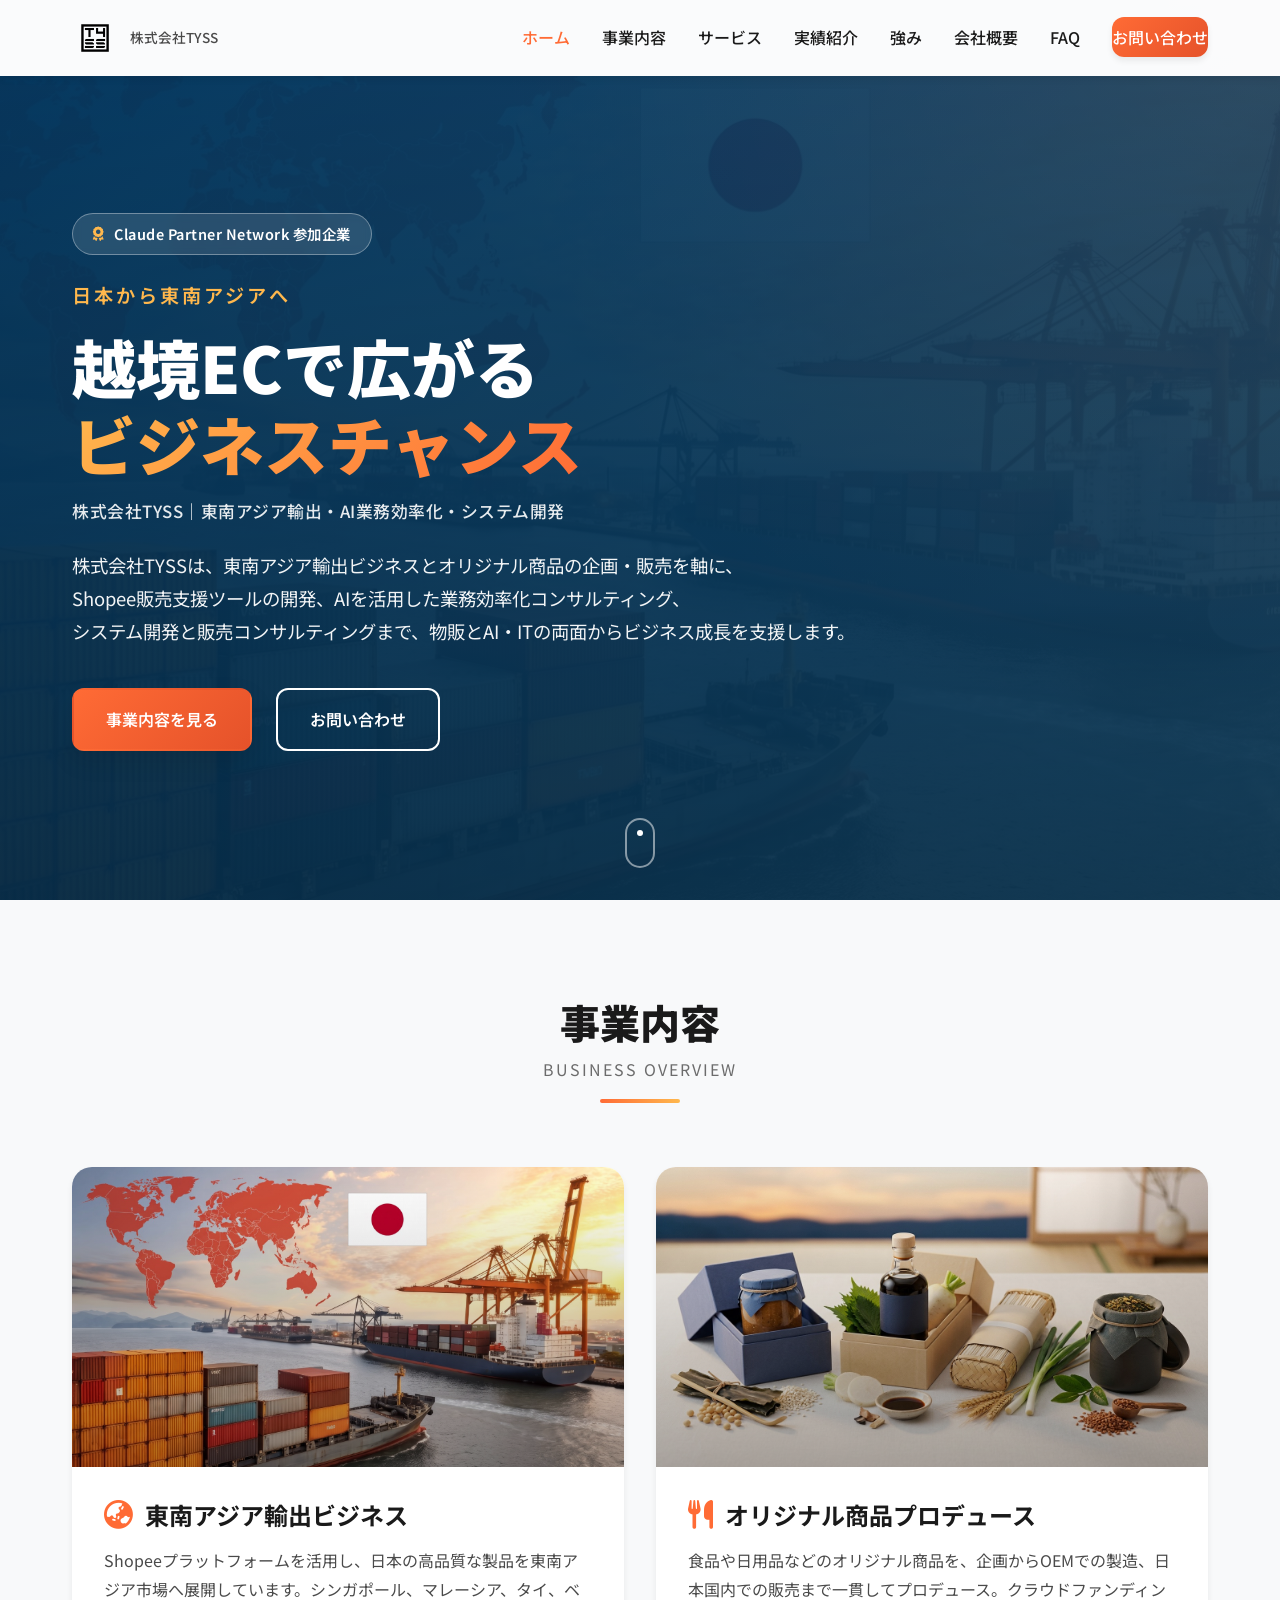
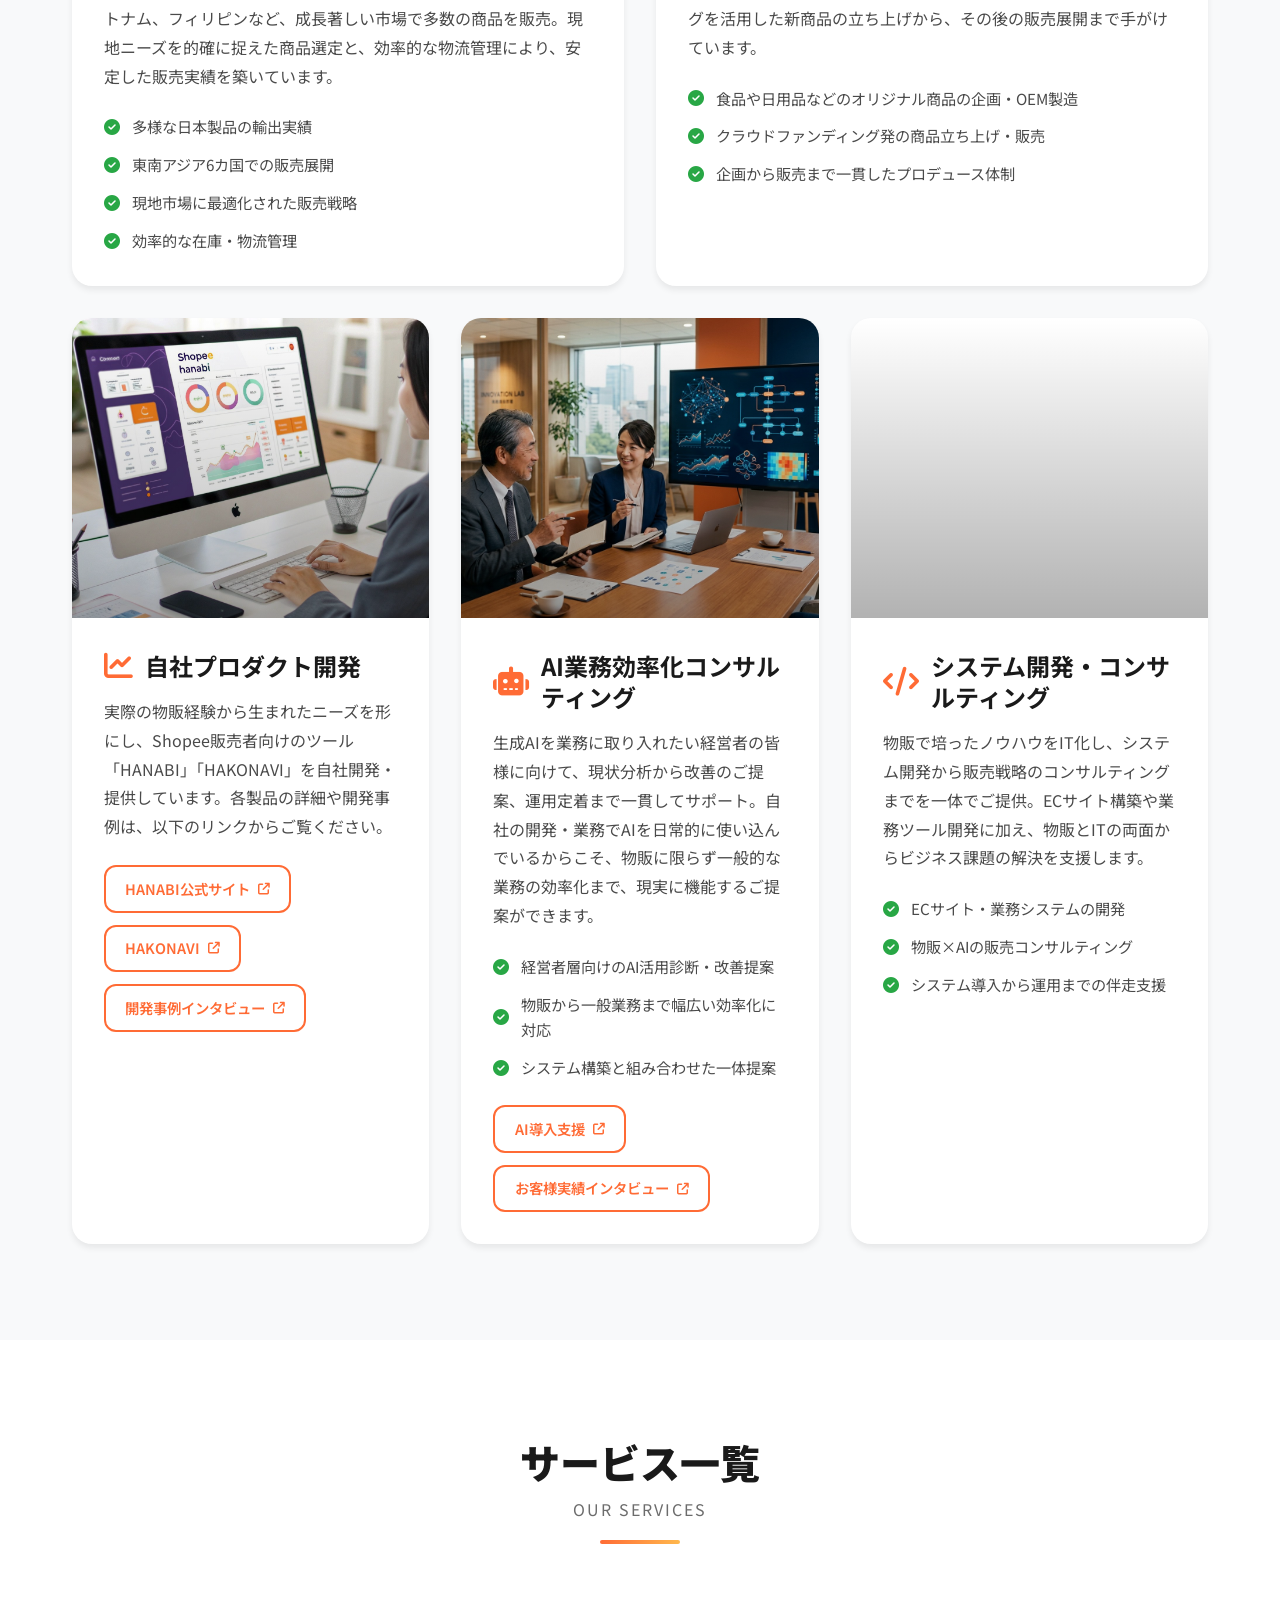
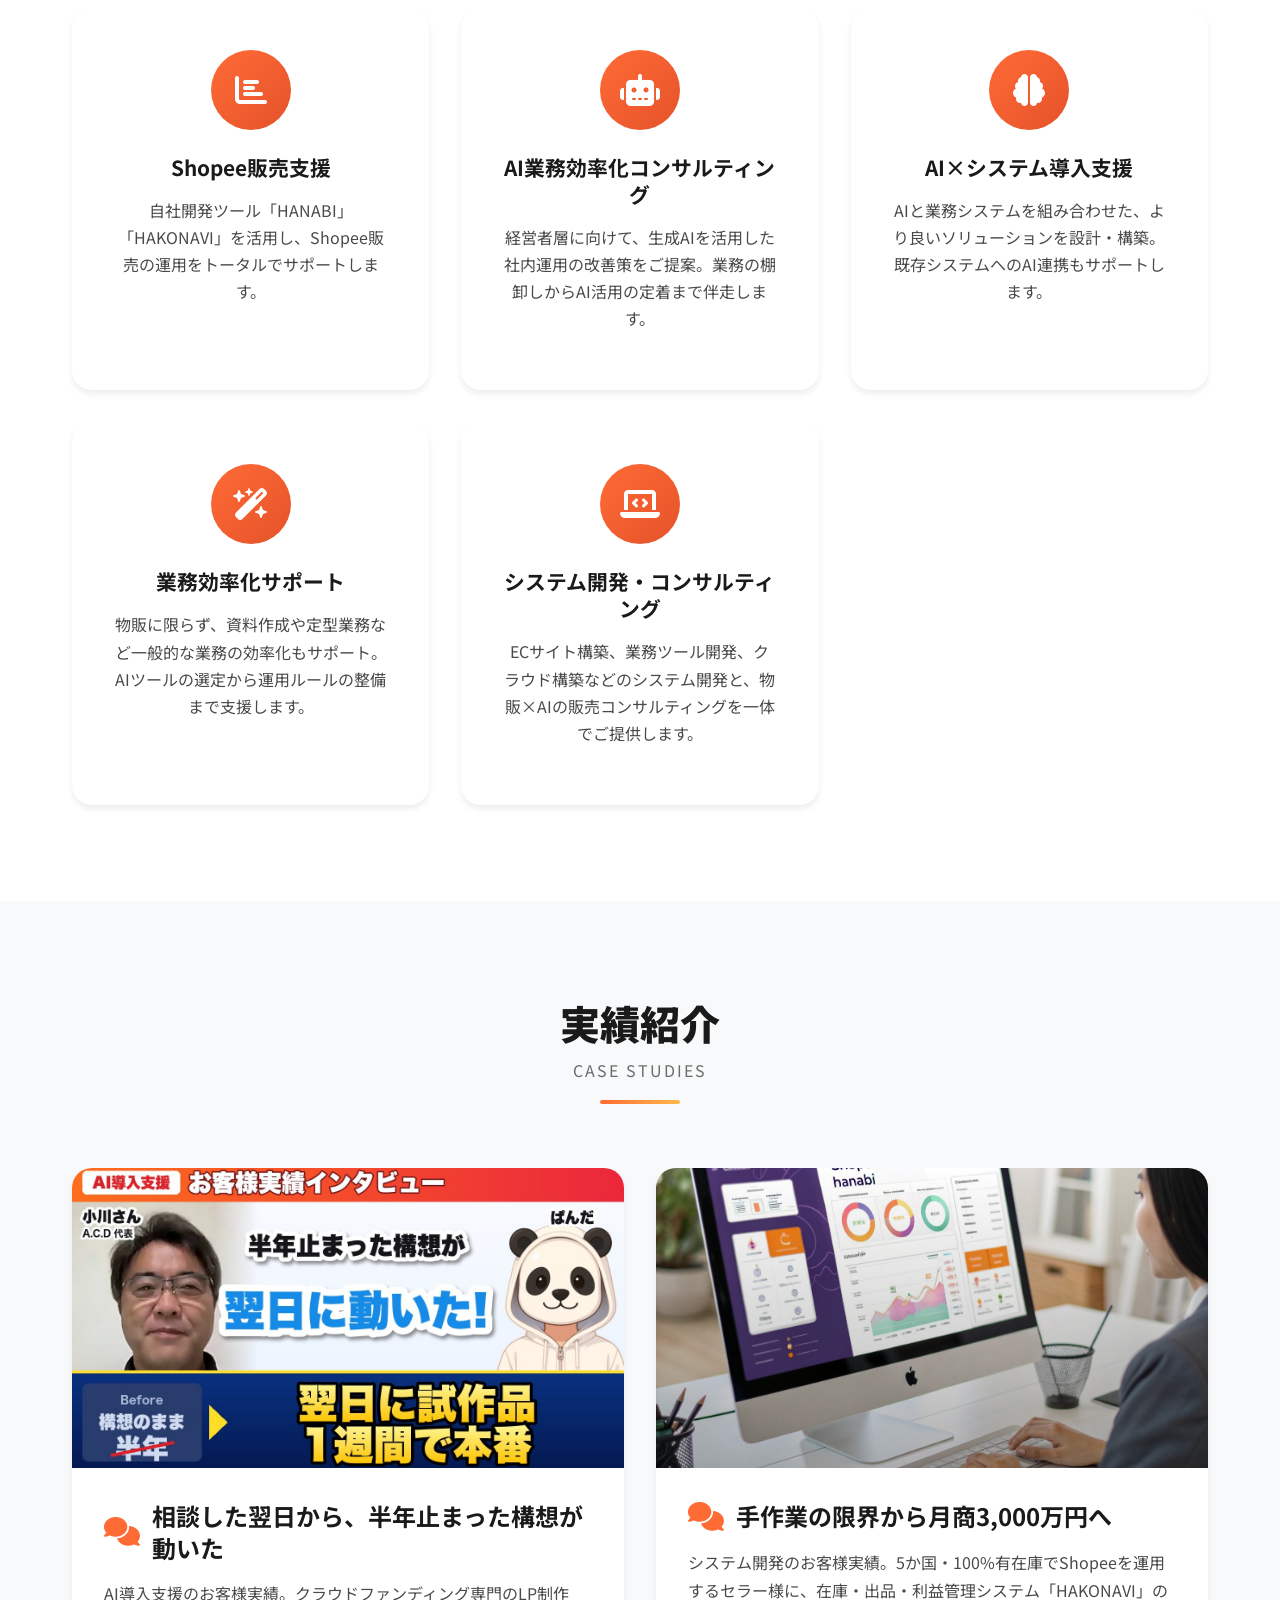
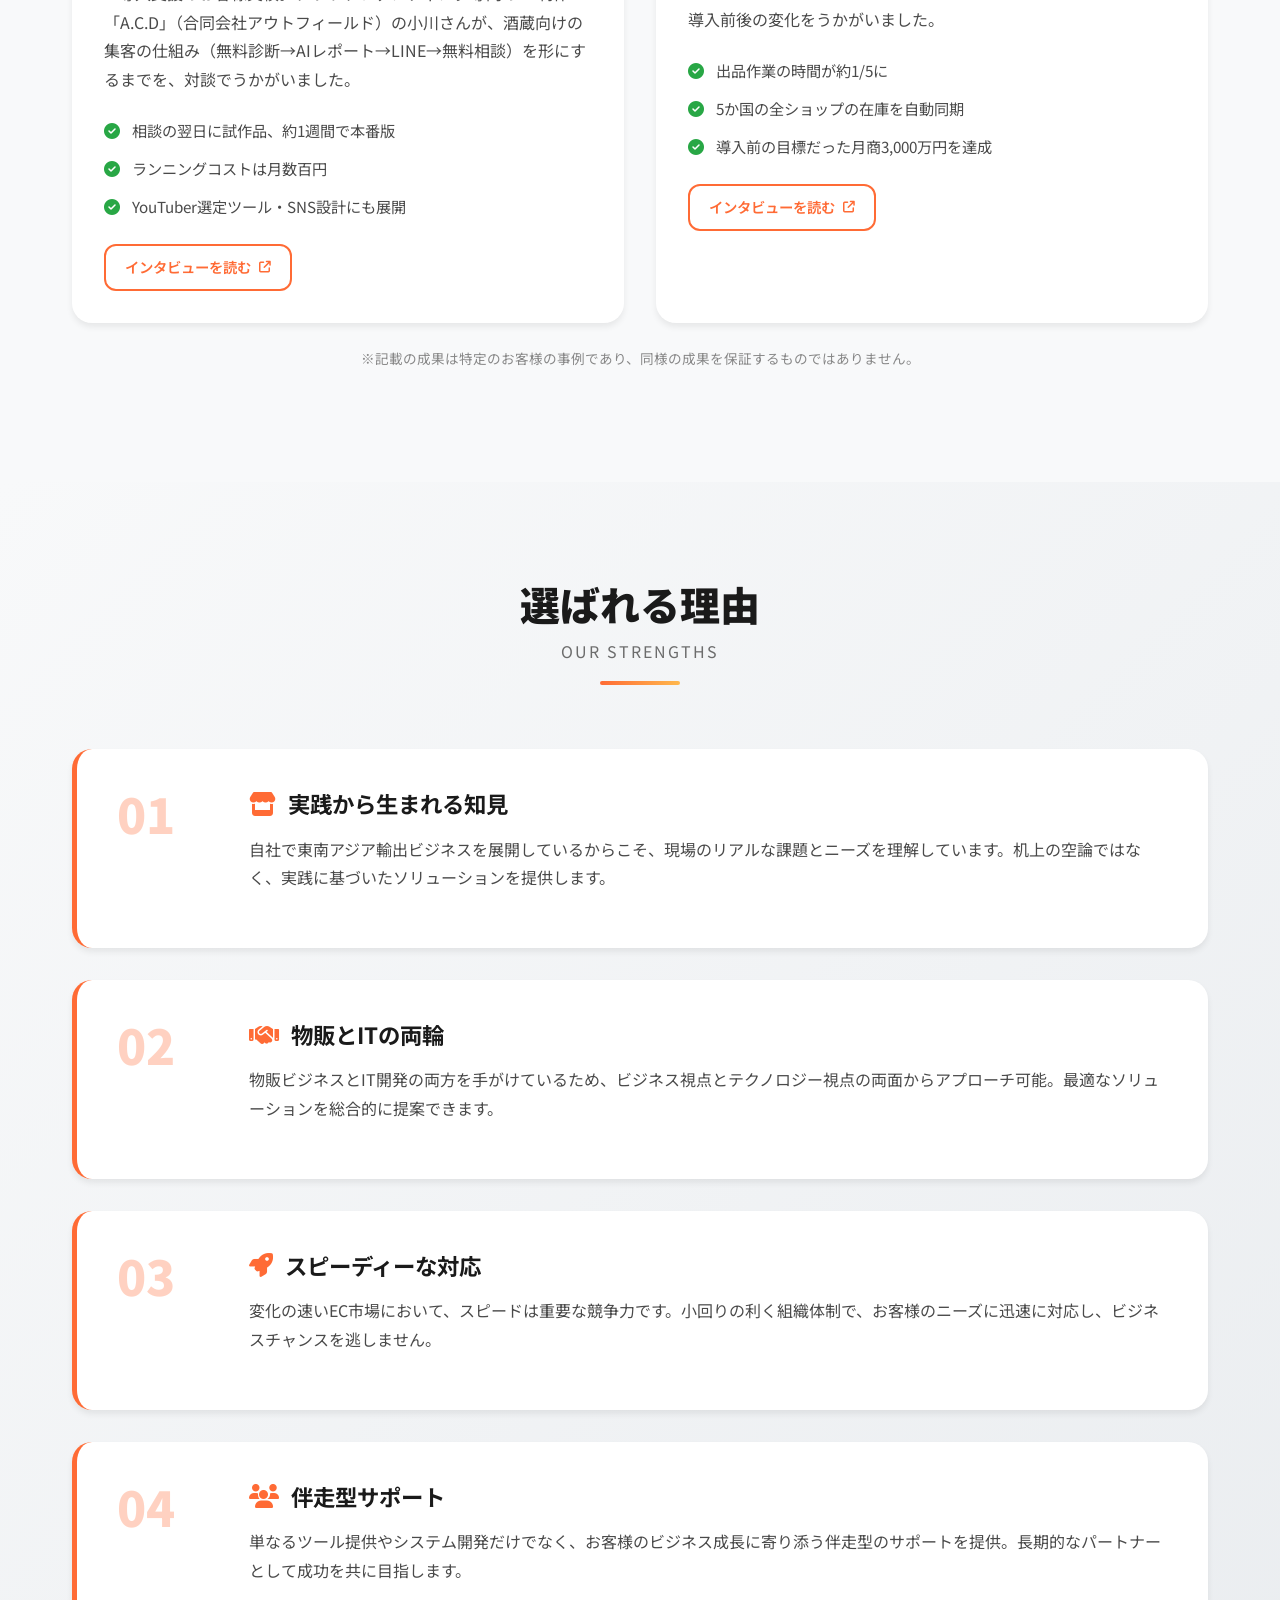
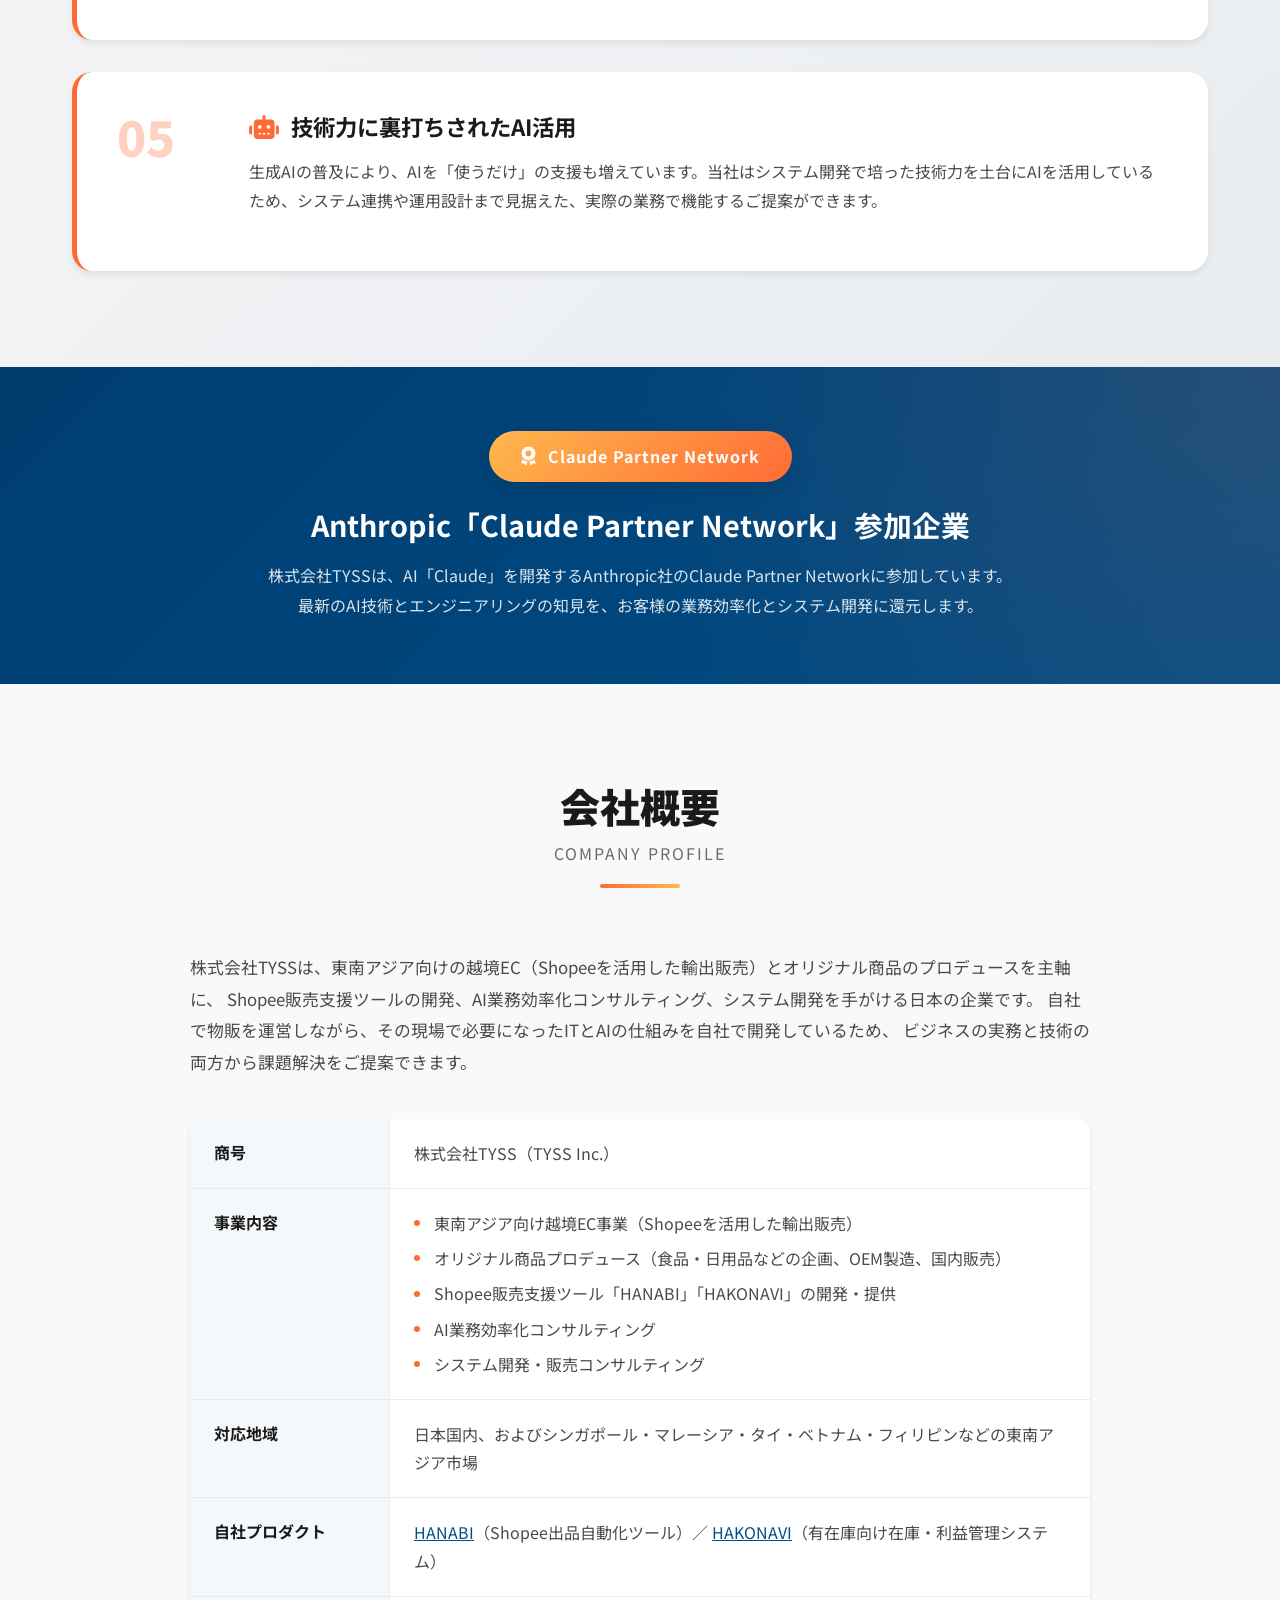
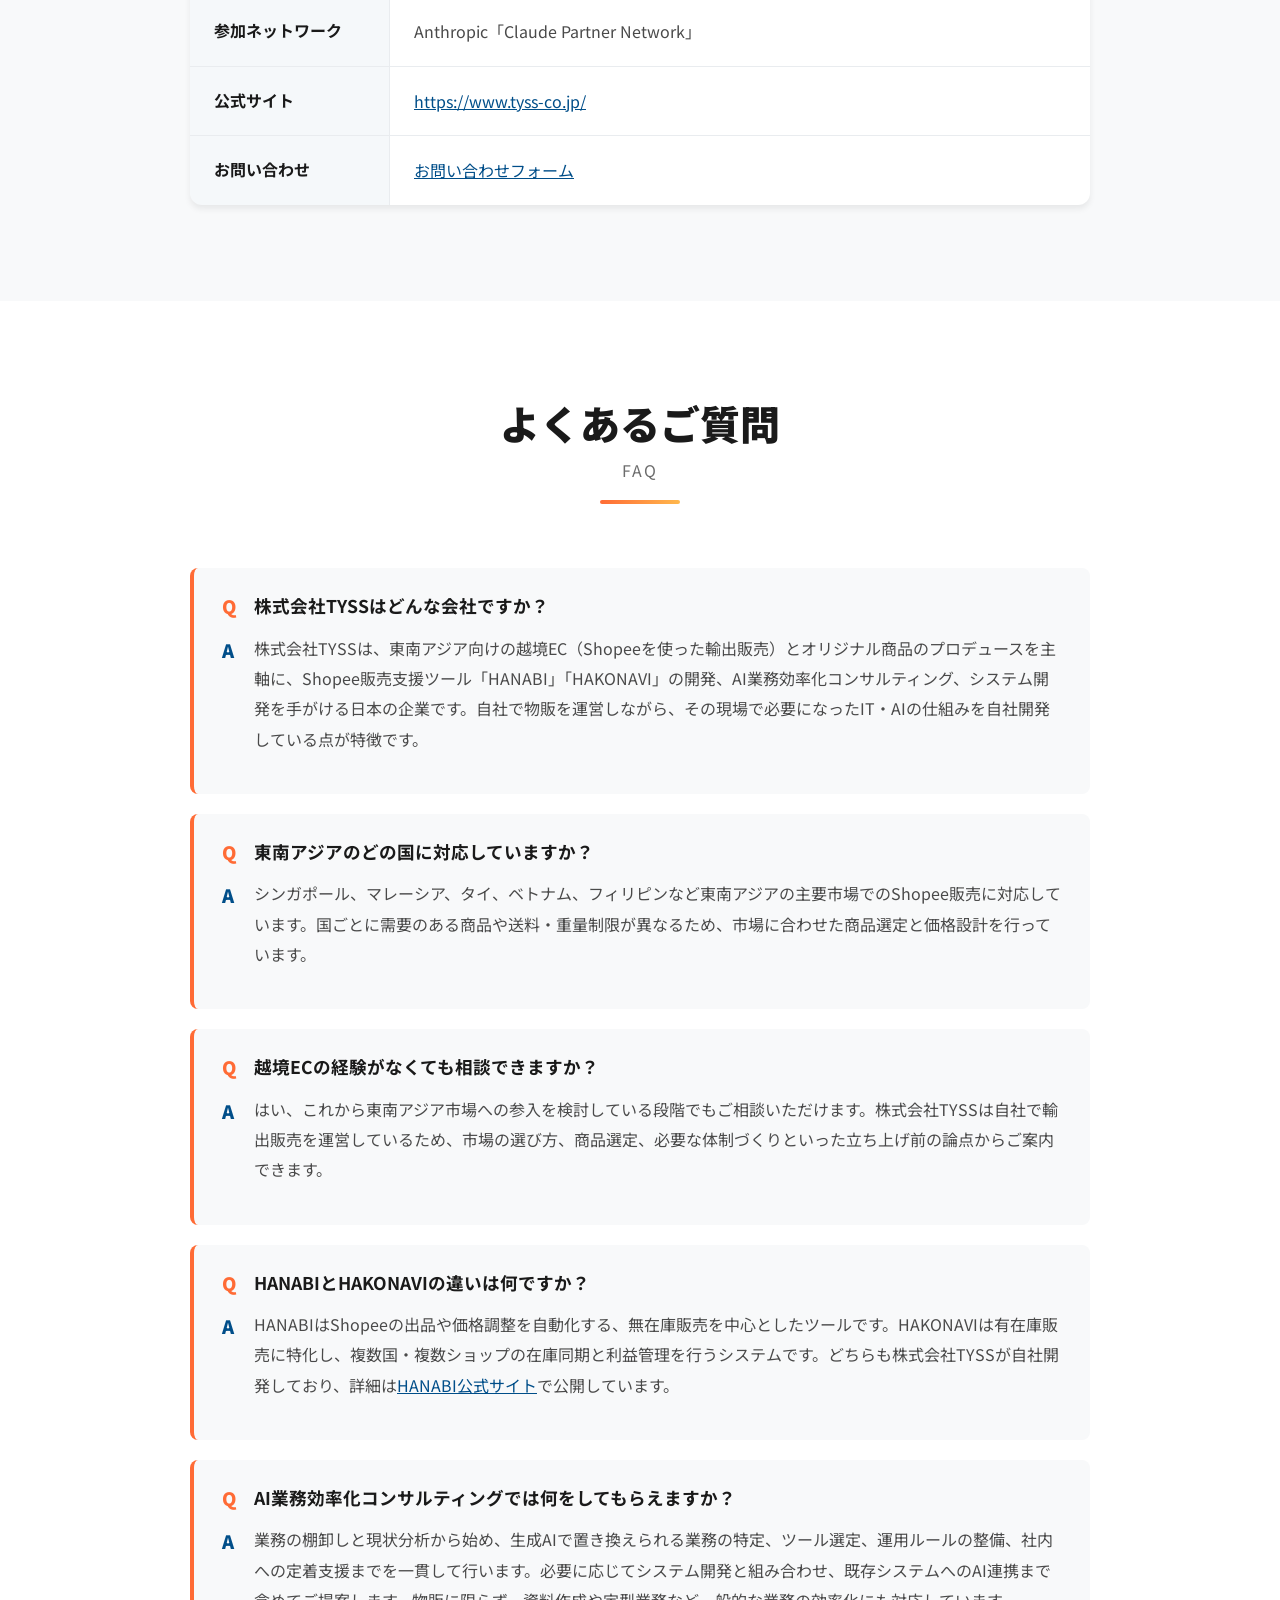
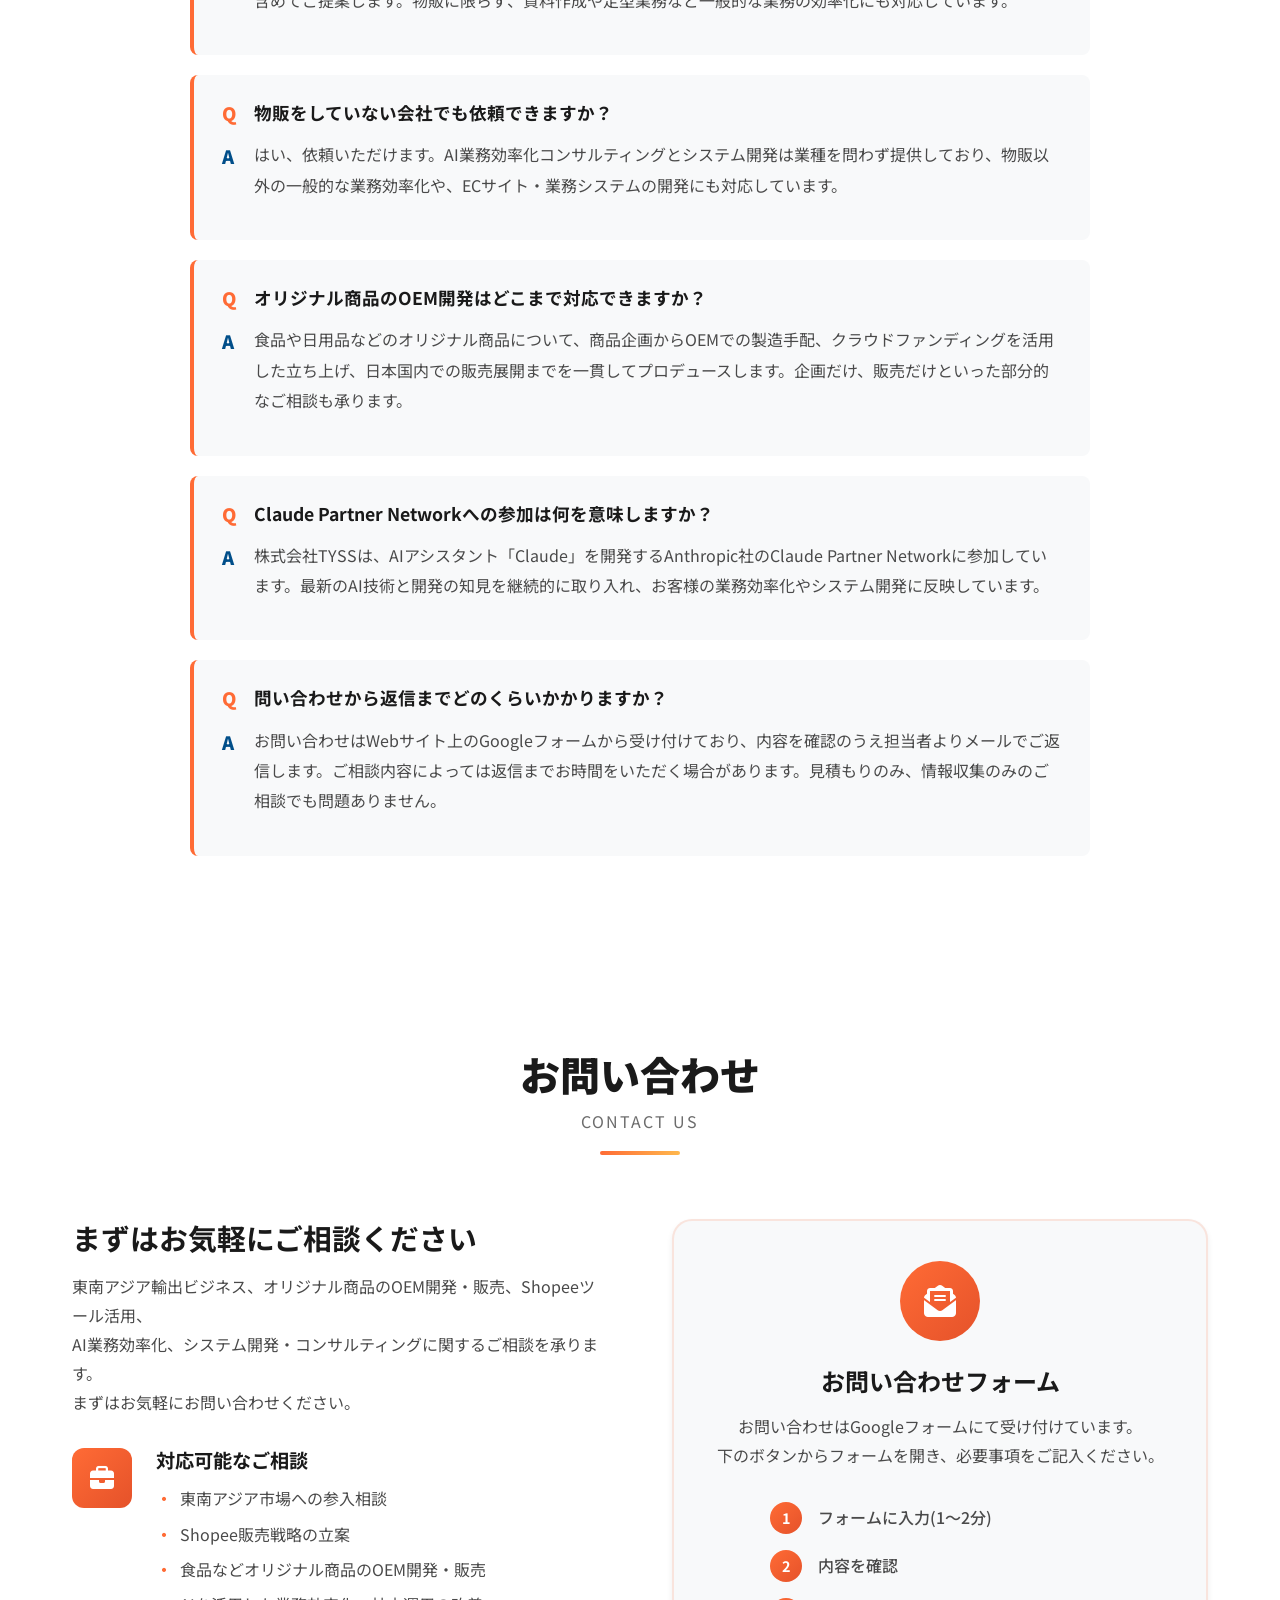
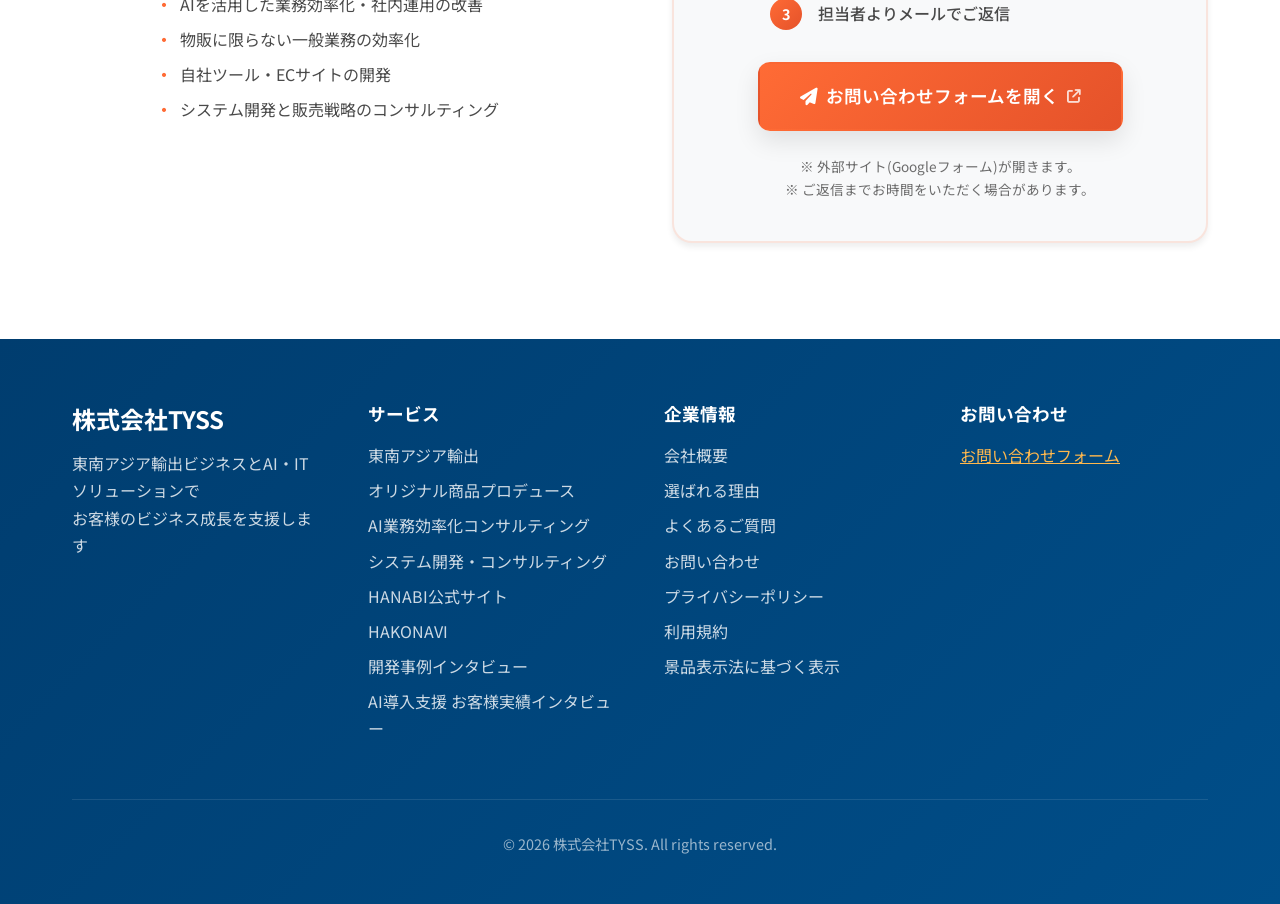
<file: index.html>
<!DOCTYPE html>
<html lang="ja">
<head>
    <meta charset="UTF-8">
    <meta name="viewport" content="width=device-width, initial-scale=1.0">
    <meta name="description" content="株式会社TYSSは、東南アジア向け越境EC（Shopee輸出）、食品などオリジナル商品のOEM開発・販売、Shopee販売支援ツール「HANABI」「HAKONAVI」の開発、AI業務効率化コンサルティング、システム開発を手がける企業です。物販とAI・ITの両面から事業成長を支援します。">
    <title>株式会社TYSS｜東南アジア輸出（越境EC）・AI業務効率化・システム開発</title>

    <link rel="canonical" href="https://www.tyss-co.jp/">

    <meta name="robots" content="index, follow, max-snippet:-1, max-image-preview:large, max-video-preview:-1">
    <meta name="googlebot" content="index, follow, max-snippet:-1, max-image-preview:large">
    <meta name="author" content="株式会社TYSS">
    <meta name="theme-color" content="#004E89">
    <meta name="format-detection" content="telephone=no">

    <!-- OGP -->
    <meta property="og:type" content="website">
    <meta property="og:site_name" content="株式会社TYSS">
    <meta property="og:title" content="株式会社TYSS｜東南アジア輸出（越境EC）・AI業務効率化・システム開発">
    <meta property="og:description" content="東南アジア向け越境EC（Shopee輸出）、食品などオリジナル商品のOEM開発・販売、Shopee販売支援ツール「HANABI」「HAKONAVI」の開発、AI業務効率化コンサルティング、システム開発を展開。物販とAI・ITの両面からビジネス成長を支援します。">
    <meta property="og:url" content="https://www.tyss-co.jp/">
    <meta property="og:image" content="https://www.tyss-co.jp/images/ogp.jpg">
    <meta property="og:image:width" content="1200">
    <meta property="og:image:height" content="630">
    <meta property="og:image:alt" content="株式会社TYSS｜東南アジア輸出ビジネスとAI・ITソリューション">
    <meta property="og:locale" content="ja_JP">
    <meta name="twitter:card" content="summary_large_image">
    <meta name="twitter:title" content="株式会社TYSS｜東南アジア輸出（越境EC）・AI業務効率化・システム開発">
    <meta name="twitter:description" content="東南アジア向け越境EC、オリジナル商品のOEM開発・販売、Shopeeツール「HANABI」「HAKONAVI」の開発、AI業務効率化とシステム開発を展開する企業です。">
    <meta name="twitter:image" content="https://www.tyss-co.jp/images/ogp.jpg">
    <meta name="twitter:image:alt" content="株式会社TYSS｜東南アジア輸出ビジネスとAI・ITソリューション">

    <link rel="icon" type="image/svg+xml" href="favicon.svg">
    <link rel="icon" type="image/png" sizes="32x32" href="favicon-32.png">
    <link rel="apple-touch-icon" sizes="180x180" href="apple-touch-icon.png">
    <link rel="stylesheet" href="css/style.css">
    <link rel="preload" as="image" href="images/hero-export-business.jpg" fetchpriority="high">
    <link rel="preconnect" href="https://fonts.googleapis.com">
    <link rel="preconnect" href="https://fonts.gstatic.com" crossorigin>
    <link rel="preconnect" href="https://cdn.jsdelivr.net" crossorigin>
    <link href="https://fonts.googleapis.com/css2?family=Noto+Sans+JP:wght@300;400;500;600;700;900&display=swap" rel="stylesheet">
    <link rel="stylesheet" href="https://cdn.jsdelivr.net/npm/@fortawesome/fontawesome-free@6.4.0/css/all.min.css">

    <link rel="alternate" type="text/plain" href="https://www.tyss-co.jp/llms.txt" title="llms.txt">

    <script type="application/ld+json">
    {
      "@context": "https://schema.org",
      "@graph": [
        {
          "@type": "Organization",
          "@id": "https://www.tyss-co.jp/#organization",
          "name": "株式会社TYSS",
          "legalName": "株式会社TYSS",
          "alternateName": [
            "TYSS",
            "TYSS Inc."
          ],
          "url": "https://www.tyss-co.jp/",
          "logo": {
            "@type": "ImageObject",
            "@id": "https://www.tyss-co.jp/#logo",
            "url": "https://www.tyss-co.jp/images/tyss-logo.png",
            "width": 707,
            "height": 674,
            "caption": "株式会社TYSS"
          },
          "image": {
            "@id": "https://www.tyss-co.jp/#logo"
          },
          "description": "株式会社TYSSは、東南アジア向け越境EC(Shopeeを活用した輸出販売)、食品などオリジナル商品のOEM開発・販売、Shopee販売支援ツール「HANABI」「HAKONAVI」の開発、AI業務効率化コンサルティング、システム開発を手がける日本の企業です。",
          "slogan": "物販とAI・ITの両輪でビジネス成長を支援する",
          "foundingLocation": {
            "@type": "Country",
            "name": "日本"
          },
          "knowsAbout": [
            "越境EC",
            "Shopee",
            "Shopee輸出",
            "東南アジア輸出",
            "無在庫販売",
            "有在庫販売",
            "食品OEM",
            "オリジナル商品開発",
            "クラウドファンディング",
            "AI業務効率化",
            "生成AI活用",
            "AIコンサルティング",
            "業務効率化コンサルティング",
            "システム開発",
            "ECサイト構築",
            "HANABI",
            "HAKONAVI"
          ],
          "areaServed": [
            {
              "@type": "Country",
              "name": "日本"
            },
            {
              "@type": "Country",
              "name": "シンガポール"
            },
            {
              "@type": "Country",
              "name": "マレーシア"
            },
            {
              "@type": "Country",
              "name": "タイ"
            },
            {
              "@type": "Country",
              "name": "ベトナム"
            },
            {
              "@type": "Country",
              "name": "フィリピン"
            }
          ],
          "brand": [
            {
              "@type": "Brand",
              "name": "HANABI",
              "url": "https://hanabi.marketvalleys.com/"
            },
            {
              "@type": "Brand",
              "name": "HAKONAVI",
              "url": "https://hanabi.marketvalleys.com/#hako"
            }
          ],
          "memberOf": {
            "@type": "Organization",
            "name": "Claude Partner Network",
            "parentOrganization": {
              "@type": "Organization",
              "name": "Anthropic",
              "url": "https://www.anthropic.com/"
            }
          },
          "sameAs": [
            "https://hanabi.marketvalleys.com/"
          ],
          "contactPoint": [
            {
              "@type": "ContactPoint",
              "contactType": "customer support",
              "url": "https://forms.gle/Wei9GRR1WXy8iVwd7",
              "availableLanguage": [
                "ja"
              ],
              "areaServed": "JP"
            }
          ],
          "hasOfferCatalog": {
            "@type": "OfferCatalog",
            "name": "株式会社TYSSのサービス",
            "itemListElement": [
              {
                "@type": "Offer",
                "itemOffered": {
                  "@type": "Service",
                  "name": "東南アジア輸出ビジネス(Shopee越境EC)",
                  "serviceType": "越境EC・輸出",
                  "description": "Shopeeを活用し、日本の製品をシンガポール・マレーシア・タイ・ベトナム・フィリピンなどの東南アジア市場へ販売します。商品選定から在庫・物流管理まで自社で運用しています。",
                  "provider": {
                    "@id": "https://www.tyss-co.jp/#organization"
                  }
                }
              },
              {
                "@type": "Offer",
                "itemOffered": {
                  "@type": "Service",
                  "name": "オリジナル商品プロデュース(OEM)",
                  "serviceType": "商品企画・OEM製造・販売",
                  "description": "食品や日用品などのオリジナル商品を、企画からOEM製造、クラウドファンディングを活用した立ち上げ、日本国内での販売まで一貫してプロデュースします。",
                  "provider": {
                    "@id": "https://www.tyss-co.jp/#organization"
                  }
                }
              },
              {
                "@type": "Offer",
                "itemOffered": {
                  "@type": "Service",
                  "name": "Shopee販売支援ツール HANABI・HAKONAVI",
                  "serviceType": "SaaS・販売支援ツール",
                  "description": "自社の物販経験から生まれたShopee販売者向けツール「HANABI」(出品自動化)と「HAKONAVI」(有在庫の在庫・利益管理)を自社開発し提供しています。",
                  "provider": {
                    "@id": "https://www.tyss-co.jp/#organization"
                  }
                }
              },
              {
                "@type": "Offer",
                "itemOffered": {
                  "@type": "Service",
                  "name": "AI業務効率化コンサルティング",
                  "serviceType": "コンサルティング",
                  "description": "生成AIを業務に取り入れたい経営者向けに、現状分析・改善提案・運用定着までを一貫して支援します。物販に限らず、資料作成や定型業務など一般業務の効率化にも対応します。",
                  "provider": {
                    "@id": "https://www.tyss-co.jp/#organization"
                  }
                }
              },
              {
                "@type": "Offer",
                "itemOffered": {
                  "@type": "Service",
                  "name": "システム開発・コンサルティング",
                  "serviceType": "システム開発",
                  "description": "ECサイト構築、業務システム・業務ツールの開発、既存システムへのAI連携に加え、物販×AIの販売コンサルティングを一体で提供します。",
                  "provider": {
                    "@id": "https://www.tyss-co.jp/#organization"
                  }
                }
              }
            ]
          }
        },
        {
          "@type": "WebSite",
          "@id": "https://www.tyss-co.jp/#website",
          "url": "https://www.tyss-co.jp/",
          "name": "株式会社TYSS",
          "description": "株式会社TYSSのコーポレートサイト",
          "publisher": {
            "@id": "https://www.tyss-co.jp/#organization"
          },
          "inLanguage": "ja"
        },
        {
          "@type": "WebPage",
          "@id": "https://www.tyss-co.jp/#webpage",
          "url": "https://www.tyss-co.jp/",
          "name": "株式会社TYSS｜東南アジア輸出（越境EC）・AI業務効率化・システム開発",
          "description": "株式会社TYSSは、東南アジア向け越境EC、オリジナル商品のOEM開発・販売、Shopeeツール開発、AI業務効率化コンサルティング、システム開発を手がける企業です。",
          "isPartOf": {
            "@id": "https://www.tyss-co.jp/#website"
          },
          "about": {
            "@id": "https://www.tyss-co.jp/#organization"
          },
          "primaryImageOfPage": {
            "@type": "ImageObject",
            "url": "https://www.tyss-co.jp/images/ogp.jpg",
            "width": 1200,
            "height": 630
          },
          "breadcrumb": {
            "@id": "https://www.tyss-co.jp/#breadcrumb"
          },
          "inLanguage": "ja"
        },
        {
          "@type": "BreadcrumbList",
          "@id": "https://www.tyss-co.jp/#breadcrumb",
          "itemListElement": [
            {
              "@type": "ListItem",
              "position": 1,
              "name": "ホーム",
              "item": "https://www.tyss-co.jp/"
            }
          ]
        },
        {
          "@type": "FAQPage",
          "@id": "https://www.tyss-co.jp/#faq",
          "isPartOf": {
            "@id": "https://www.tyss-co.jp/#webpage"
          },
          "inLanguage": "ja",
          "mainEntity": [
            {
              "@type": "Question",
              "name": "株式会社TYSSはどんな会社ですか？",
              "acceptedAnswer": {
                "@type": "Answer",
                "text": "株式会社TYSSは、東南アジア向けの越境EC（Shopeeを使った輸出販売）とオリジナル商品のプロデュースを主軸に、Shopee販売支援ツール「HANABI」「HAKONAVI」の開発、AI業務効率化コンサルティング、システム開発を手がける日本の企業です。自社で物販を運営しながら、その現場で必要になったIT・AIの仕組みを自社開発している点が特徴です。"
              }
            },
            {
              "@type": "Question",
              "name": "東南アジアのどの国に対応していますか？",
              "acceptedAnswer": {
                "@type": "Answer",
                "text": "シンガポール、マレーシア、タイ、ベトナム、フィリピンなど東南アジアの主要市場でのShopee販売に対応しています。国ごとに需要のある商品や送料・重量制限が異なるため、市場に合わせた商品選定と価格設計を行っています。"
              }
            },
            {
              "@type": "Question",
              "name": "越境ECの経験がなくても相談できますか？",
              "acceptedAnswer": {
                "@type": "Answer",
                "text": "はい、これから東南アジア市場への参入を検討している段階でもご相談いただけます。株式会社TYSSは自社で輸出販売を運営しているため、市場の選び方、商品選定、必要な体制づくりといった立ち上げ前の論点からご案内できます。"
              }
            },
            {
              "@type": "Question",
              "name": "HANABIとHAKONAVIの違いは何ですか？",
              "acceptedAnswer": {
                "@type": "Answer",
                "text": "HANABIはShopeeの出品や価格調整を自動化する、無在庫販売を中心としたツールです。HAKONAVIは有在庫販売に特化し、複数国・複数ショップの在庫同期と利益管理を行うシステムです。どちらも株式会社TYSSが自社開発しており、詳細はHANABI公式サイト（https://hanabi.marketvalleys.com/）で公開しています。"
              }
            },
            {
              "@type": "Question",
              "name": "AI業務効率化コンサルティングでは何をしてもらえますか？",
              "acceptedAnswer": {
                "@type": "Answer",
                "text": "業務の棚卸しと現状分析から始め、生成AIで置き換えられる業務の特定、ツール選定、運用ルールの整備、社内への定着支援までを一貫して行います。必要に応じてシステム開発と組み合わせ、既存システムへのAI連携まで含めてご提案します。物販に限らず、資料作成や定型業務など一般的な業務の効率化にも対応しています。"
              }
            },
            {
              "@type": "Question",
              "name": "物販をしていない会社でも依頼できますか？",
              "acceptedAnswer": {
                "@type": "Answer",
                "text": "はい、依頼いただけます。AI業務効率化コンサルティングとシステム開発は業種を問わず提供しており、物販以外の一般的な業務効率化や、ECサイト・業務システムの開発にも対応しています。"
              }
            },
            {
              "@type": "Question",
              "name": "オリジナル商品のOEM開発はどこまで対応できますか？",
              "acceptedAnswer": {
                "@type": "Answer",
                "text": "食品や日用品などのオリジナル商品について、商品企画からOEMでの製造手配、クラウドファンディングを活用した立ち上げ、日本国内での販売展開までを一貫してプロデュースします。企画だけ、販売だけといった部分的なご相談も承ります。"
              }
            },
            {
              "@type": "Question",
              "name": "Claude Partner Networkへの参加は何を意味しますか？",
              "acceptedAnswer": {
                "@type": "Answer",
                "text": "株式会社TYSSは、AIアシスタント「Claude」を開発するAnthropic社のClaude Partner Networkに参加しています。最新のAI技術と開発の知見を継続的に取り入れ、お客様の業務効率化やシステム開発に反映しています。"
              }
            },
            {
              "@type": "Question",
              "name": "問い合わせから返信までどのくらいかかりますか？",
              "acceptedAnswer": {
                "@type": "Answer",
                "text": "お問い合わせはWebサイト上のGoogleフォームから受け付けており、内容を確認のうえ担当者よりメールでご返信します。ご相談内容によっては返信までお時間をいただく場合があります。見積もりのみ、情報収集のみのご相談でも問題ありません。"
              }
            }
          ]
        }
      ]
    }
    </script>
</head>
<body>
    <!-- Navigation -->
    <nav class="navbar" id="navbar" aria-label="メインナビゲーション">
        <div class="container">
            <div class="nav-wrapper">
                <div class="logo">
                    <a href="#home" class="logo-link">
                        <img src="images/tyss-logo.png" alt="株式会社TYSS ロゴ" class="logo-img" width="707" height="674" decoding="async">
                        <span class="logo-subtitle">株式会社TYSS</span>
                    </a>
                </div>
                <button class="mobile-menu-toggle" id="mobileMenuToggle" aria-label="メニュー">
                    <span></span>
                    <span></span>
                    <span></span>
                </button>
                <ul class="nav-menu" id="navMenu">
                    <li><a href="#home">ホーム</a></li>
                    <li><a href="#business">事業内容</a></li>
                    <li><a href="#services">サービス</a></li>
                    <li><a href="#works">実績紹介</a></li>
                    <li><a href="#strengths">強み</a></li>
                    <li><a href="#company">会社概要</a></li>
                    <li><a href="#faq">FAQ</a></li>
                    <li><a href="#contact" class="btn-contact">お問い合わせ</a></li>
                </ul>
            </div>
        </div>
    </nav>

    <main id="main">

    <!-- Hero Section -->
    <section class="hero" id="home" aria-label="株式会社TYSSのご紹介">
        <div class="hero-overlay"></div>
        <div class="hero-content">
            <div class="container">
                <div class="hero-text">
                    <div class="hero-badge fade-in-up">
                        <i class="fas fa-award"></i>
                        Claude Partner Network 参加企業
                    </div>
                    <p class="hero-subtitle fade-in-up">日本から東南アジアへ</p>
                    <h1 class="hero-title fade-in-up delay-1">
                        越境ECで広がる<br>
                        <span class="highlight">ビジネスチャンス</span>
                        <span class="hero-title-company">株式会社TYSS｜東南アジア輸出・AI業務効率化・システム開発</span>
                    </h1>
                    <p class="hero-description fade-in-up delay-2">
                        株式会社TYSSは、東南アジア輸出ビジネスとオリジナル商品の企画・販売を軸に、<br>
                        Shopee販売支援ツールの開発、AIを活用した業務効率化コンサルティング、<br>
                        システム開発と販売コンサルティングまで、物販とAI・ITの両面からビジネス成長を支援します。
                    </p>
                    <div class="hero-buttons fade-in-up delay-3">
                        <a href="#business" class="btn btn-primary">事業内容を見る</a>
                        <a href="#contact" class="btn btn-secondary">お問い合わせ</a>
                    </div>
                </div>
            </div>
        </div>
        <div class="scroll-indicator">
            <span></span>
        </div>
    </section>

    <!-- Business Overview -->
    <section class="business-overview" id="business" aria-labelledby="business-heading">
        <div class="container">
            <div class="section-header">
                <h2 class="section-title" id="business-heading">事業内容</h2>
                <p class="section-subtitle">Business Overview</p>
                <div class="title-underline"></div>
            </div>

            <div class="business-grid">
                <!-- Main Business -->
                <div class="business-card">
                    <div class="business-card-image">
                        <img src="images/hero-export-business.jpg" alt="Shopeeを活用した東南アジア向け輸出ビジネスのイメージ" width="1600" height="893" loading="lazy" decoding="async">
                        <div class="business-card-overlay">
                            <i class="fas fa-ship"></i>
                        </div>
                    </div>
                    <div class="business-card-content">
                        <h3 class="business-card-title">
                            <i class="fas fa-globe-asia"></i>
                            東南アジア輸出ビジネス
                        </h3>
                        <p class="business-card-description">
                            Shopeeプラットフォームを活用し、日本の高品質な製品を東南アジア市場へ展開しています。シンガポール、マレーシア、タイ、ベトナム、フィリピンなど、成長著しい市場で多数の商品を販売。現地ニーズを的確に捉えた商品選定と、効率的な物流管理により、安定した販売実績を築いています。
                        </p>
                        <ul class="business-features">
                            <li><i class="fas fa-check-circle"></i>多様な日本製品の輸出実績</li>
                            <li><i class="fas fa-check-circle"></i>東南アジア6カ国での販売展開</li>
                            <li><i class="fas fa-check-circle"></i>現地市場に最適化された販売戦略</li>
                            <li><i class="fas fa-check-circle"></i>効率的な在庫・物流管理</li>
                        </ul>
                    </div>
                </div>

                <!-- Main Business 2: オリジナル商品プロデュース -->
                <div class="business-card">
                    <div class="business-card-image">
                        <img src="images/original-product.jpg" alt="食品などオリジナル商品のOEM開発・販売のイメージ" width="1376" height="768" loading="lazy" decoding="async">
                        <div class="business-card-overlay">
                            <i class="fas fa-box-open"></i>
                        </div>
                    </div>
                    <div class="business-card-content">
                        <h3 class="business-card-title">
                            <i class="fas fa-utensils"></i>
                            オリジナル商品プロデュース
                        </h3>
                        <p class="business-card-description">
                            食品や日用品などのオリジナル商品を、企画からOEMでの製造、日本国内での販売まで一貫してプロデュース。クラウドファンディングを活用した新商品の立ち上げから、その後の販売展開まで手がけています。
                        </p>
                        <ul class="business-features">
                            <li><i class="fas fa-check-circle"></i>食品や日用品などのオリジナル商品の企画・OEM製造</li>
                            <li><i class="fas fa-check-circle"></i>クラウドファンディング発の商品立ち上げ・販売</li>
                            <li><i class="fas fa-check-circle"></i>企画から販売まで一貫したプロデュース体制</li>
                        </ul>
                    </div>
                </div>

                <!-- Sub Business 1 -->
                <div class="business-card">
                    <div class="business-card-image">
                        <img src="images/hanabi-tool.jpg" alt="Shopee販売支援ツール HANABI・HAKONAVI の画面イメージ" width="1365" height="1024" loading="lazy" decoding="async">
                        <div class="business-card-overlay">
                            <i class="fas fa-tools"></i>
                        </div>
                    </div>
                    <div class="business-card-content">
                        <h3 class="business-card-title">
                            <i class="fas fa-chart-line"></i>
                            自社プロダクト開発
                        </h3>
                        <p class="business-card-description">
                            実際の物販経験から生まれたニーズを形にし、Shopee販売者向けのツール「HANABI」「HAKONAVI」を自社開発・提供しています。各製品の詳細や開発事例は、以下のリンクからご覧ください。
                        </p>
                        <div class="business-links">
                            <a href="https://hanabi.marketvalleys.com/" target="_blank" rel="noopener" class="business-link">
                                HANABI公式サイト <i class="fas fa-arrow-up-right-from-square"></i>
                            </a>
                            <a href="https://hanabi.marketvalleys.com/#hako" target="_blank" rel="noopener" class="business-link">
                                HAKONAVI <i class="fas fa-arrow-up-right-from-square"></i>
                            </a>
                            <a href="https://hanabi.marketvalleys.com/case-study-a.html" target="_blank" rel="noopener" class="business-link">
                                開発事例インタビュー <i class="fas fa-arrow-up-right-from-square"></i>
                            </a>
                        </div>
                    </div>
                </div>

                <!-- Sub Business 2: AI業務効率化コンサルティング -->
                <div class="business-card">
                    <div class="business-card-image">
                        <img src="images/ai-consulting.jpg" alt="経営者向けAI業務効率化コンサルティングのイメージ" width="1376" height="768" loading="lazy" decoding="async">
                        <div class="business-card-overlay">
                            <i class="fas fa-brain"></i>
                        </div>
                    </div>
                    <div class="business-card-content">
                        <h3 class="business-card-title">
                            <i class="fas fa-robot"></i>
                            AI業務効率化コンサルティング
                        </h3>
                        <p class="business-card-description">
                            生成AIを業務に取り入れたい経営者の皆様に向けて、現状分析から改善のご提案、運用定着まで一貫してサポート。自社の開発・業務でAIを日常的に使い込んでいるからこそ、物販に限らず一般的な業務の効率化まで、現実に機能するご提案ができます。
                        </p>
                        <ul class="business-features">
                            <li><i class="fas fa-check-circle"></i>経営者層向けのAI活用診断・改善提案</li>
                            <li><i class="fas fa-check-circle"></i>物販から一般業務まで幅広い効率化に対応</li>
                            <li><i class="fas fa-check-circle"></i>システム構築と組み合わせた一体提案</li>
                        </ul>
                        <div class="business-links">
                            <a href="https://hanabi.marketvalleys.com/#ai" target="_blank" rel="noopener" class="business-link">
                                AI導入支援 <i class="fas fa-arrow-up-right-from-square"></i>
                            </a>
                            <a href="https://hanabi.marketvalleys.com/case-study-acd.html" target="_blank" rel="noopener" class="business-link">
                                お客様実績インタビュー <i class="fas fa-arrow-up-right-from-square"></i>
                            </a>
                        </div>
                    </div>
                </div>

                <!-- Sub Business 3: システム開発・コンサルティング -->
                <div class="business-card">
                    <div class="business-card-image">
                        <img src="images/system-development.jpg" alt="ECサイト・業務システム開発のイメージ" width="1365" height="1024" loading="lazy" decoding="async">
                        <div class="business-card-overlay">
                            <i class="fas fa-laptop-code"></i>
                        </div>
                    </div>
                    <div class="business-card-content">
                        <h3 class="business-card-title">
                            <i class="fas fa-code"></i>
                            システム開発・コンサルティング
                        </h3>
                        <p class="business-card-description">
                            物販で培ったノウハウをIT化し、システム開発から販売戦略のコンサルティングまでを一体でご提供。ECサイト構築や業務ツール開発に加え、物販とITの両面からビジネス課題の解決を支援します。
                        </p>
                        <ul class="business-features">
                            <li><i class="fas fa-check-circle"></i>ECサイト・業務システムの開発</li>
                            <li><i class="fas fa-check-circle"></i>物販×AIの販売コンサルティング</li>
                            <li><i class="fas fa-check-circle"></i>システム導入から運用までの伴走支援</li>
                        </ul>
                    </div>
                </div>
            </div>
        </div>
    </section>

    <!-- Services Section -->
    <section class="services" id="services" aria-labelledby="services-heading">
        <div class="container">
            <div class="section-header">
                <h2 class="section-title" id="services-heading">サービス一覧</h2>
                <p class="section-subtitle">Our Services</p>
                <div class="title-underline"></div>
            </div>

            <div class="services-grid">
                <div class="service-card">
                    <div class="service-icon">
                        <i class="fas fa-chart-bar"></i>
                    </div>
                    <h3>Shopee販売支援</h3>
                    <p>自社開発ツール「HANABI」「HAKONAVI」を活用し、Shopee販売の運用をトータルでサポートします。</p>
                </div>

                <div class="service-card">
                    <div class="service-icon">
                        <i class="fas fa-robot"></i>
                    </div>
                    <h3>AI業務効率化コンサルティング</h3>
                    <p>経営者層に向けて、生成AIを活用した社内運用の改善策をご提案。業務の棚卸しからAI活用の定着まで伴走します。</p>
                </div>

                <div class="service-card">
                    <div class="service-icon">
                        <i class="fas fa-brain"></i>
                    </div>
                    <h3>AI×システム導入支援</h3>
                    <p>AIと業務システムを組み合わせた、より良いソリューションを設計・構築。既存システムへのAI連携もサポートします。</p>
                </div>

                <div class="service-card">
                    <div class="service-icon">
                        <i class="fas fa-wand-magic-sparkles"></i>
                    </div>
                    <h3>業務効率化サポート</h3>
                    <p>物販に限らず、資料作成や定型業務など一般的な業務の効率化もサポート。AIツールの選定から運用ルールの整備まで支援します。</p>
                </div>

                <div class="service-card">
                    <div class="service-icon">
                        <i class="fas fa-laptop-code"></i>
                    </div>
                    <h3>システム開発・コンサルティング</h3>
                    <p>ECサイト構築、業務ツール開発、クラウド構築などのシステム開発と、物販×AIの販売コンサルティングを一体でご提供します。</p>
                </div>
            </div>
        </div>
    </section>

    <!-- Works Section -->
    <section class="business-overview" id="works" aria-labelledby="works-heading">
        <div class="container">
            <div class="section-header">
                <h2 class="section-title" id="works-heading">実績紹介</h2>
                <p class="section-subtitle">Case Studies</p>
                <div class="title-underline"></div>
            </div>

            <div class="business-grid">
                <!-- AI導入支援: A.C.D 小川さん -->
                <div class="business-card">
                    <div class="business-card-image">
                        <img src="images/works-acd.jpg" alt="お客様実績インタビュー：相談した翌日から、半年止まった構想が動いた（A.C.D 小川さん）" width="1280" height="720" loading="lazy" decoding="async">
                    </div>
                    <div class="business-card-content">
                        <h3 class="business-card-title">
                            <i class="fas fa-comments"></i>
                            相談した翌日から、半年止まった構想が動いた
                        </h3>
                        <p class="business-card-description">
                            AI導入支援のお客様実績。クラウドファンディング専門のLP制作「A.C.D」（合同会社アウトフィールド）の小川さんが、酒蔵向けの集客の仕組み（無料診断→AIレポート→LINE→無料相談）を形にするまでを、対談でうかがいました。
                        </p>
                        <ul class="business-features">
                            <li><i class="fas fa-check-circle"></i>相談の翌日に試作品、約1週間で本番版</li>
                            <li><i class="fas fa-check-circle"></i>ランニングコストは月数百円</li>
                            <li><i class="fas fa-check-circle"></i>YouTuber選定ツール・SNS設計にも展開</li>
                        </ul>
                        <div class="business-links">
                            <a href="https://hanabi.marketvalleys.com/case-study-acd.html" target="_blank" rel="noopener" class="business-link">
                                インタビューを読む <i class="fas fa-arrow-up-right-from-square"></i>
                            </a>
                        </div>
                    </div>
                </div>

                <!-- システム開発: HAKONAVI -->
                <div class="business-card">
                    <div class="business-card-image">
                        <img src="images/hanabi-tool.jpg" alt="Shopee在庫管理システム HAKONAVI の導入事例" width="1365" height="1024" loading="lazy" decoding="async">
                        <div class="business-card-overlay">
                            <i class="fas fa-tools"></i>
                        </div>
                    </div>
                    <div class="business-card-content">
                        <h3 class="business-card-title">
                            <i class="fas fa-comments"></i>
                            手作業の限界から月商3,000万円へ
                        </h3>
                        <p class="business-card-description">
                            システム開発のお客様実績。5か国・100%有在庫でShopeeを運用するセラー様に、在庫・出品・利益管理システム「HAKONAVI」の導入前後の変化をうかがいました。
                        </p>
                        <ul class="business-features">
                            <li><i class="fas fa-check-circle"></i>出品作業の時間が約1/5に</li>
                            <li><i class="fas fa-check-circle"></i>5か国の全ショップの在庫を自動同期</li>
                            <li><i class="fas fa-check-circle"></i>導入前の目標だった月商3,000万円を達成</li>
                        </ul>
                        <div class="business-links">
                            <a href="https://hanabi.marketvalleys.com/case-study-a.html" target="_blank" rel="noopener" class="business-link">
                                インタビューを読む <i class="fas fa-arrow-up-right-from-square"></i>
                            </a>
                        </div>
                    </div>
                </div>
            </div>
            <p style="text-align: center; font-size: 0.85em; color: #888; margin-top: 24px;">※記載の成果は特定のお客様の事例であり、同様の成果を保証するものではありません。</p>
        </div>
    </section>

    <!-- Strengths Section -->
    <section class="strengths" id="strengths" aria-labelledby="strengths-heading">
        <div class="container">
            <div class="section-header">
                <h2 class="section-title" id="strengths-heading">選ばれる理由</h2>
                <p class="section-subtitle">Our Strengths</p>
                <div class="title-underline"></div>
            </div>

            <div class="strengths-content">
                <div class="strength-item">
                    <div class="strength-number">01</div>
                    <div class="strength-content">
                        <h3><i class="fas fa-store"></i>実践から生まれる知見</h3>
                        <p>自社で東南アジア輸出ビジネスを展開しているからこそ、現場のリアルな課題とニーズを理解しています。机上の空論ではなく、実践に基づいたソリューションを提供します。</p>
                    </div>
                </div>

                <div class="strength-item">
                    <div class="strength-number">02</div>
                    <div class="strength-content">
                        <h3><i class="fas fa-handshake"></i>物販とITの両輪</h3>
                        <p>物販ビジネスとIT開発の両方を手がけているため、ビジネス視点とテクノロジー視点の両面からアプローチ可能。最適なソリューションを総合的に提案できます。</p>
                    </div>
                </div>

                <div class="strength-item">
                    <div class="strength-number">03</div>
                    <div class="strength-content">
                        <h3><i class="fas fa-rocket"></i>スピーディーな対応</h3>
                        <p>変化の速いEC市場において、スピードは重要な競争力です。小回りの利く組織体制で、お客様のニーズに迅速に対応し、ビジネスチャンスを逃しません。</p>
                    </div>
                </div>

                <div class="strength-item">
                    <div class="strength-number">04</div>
                    <div class="strength-content">
                        <h3><i class="fas fa-users"></i>伴走型サポート</h3>
                        <p>単なるツール提供やシステム開発だけでなく、お客様のビジネス成長に寄り添う伴走型のサポートを提供。長期的なパートナーとして成功を共に目指します。</p>
                    </div>
                </div>

                <div class="strength-item">
                    <div class="strength-number">05</div>
                    <div class="strength-content">
                        <h3><i class="fas fa-robot"></i>技術力に裏打ちされたAI活用</h3>
                        <p>生成AIの普及により、AIを「使うだけ」の支援も増えています。当社はシステム開発で培った技術力を土台にAIを活用しているため、システム連携や運用設計まで見据えた、実際の業務で機能するご提案ができます。</p>
                    </div>
                </div>
            </div>
        </div>
    </section>

    <!-- Partnership Section -->
    <section class="partnership" id="partnership" aria-labelledby="partnership-heading">
        <div class="container">
            <div class="partnership-content">
                <div class="partnership-badge">
                    <i class="fas fa-award"></i>
                    <span>Claude Partner Network</span>
                </div>
                <h2 class="partnership-title" id="partnership-heading">Anthropic「Claude Partner Network」参加企業</h2>
                <p class="partnership-description">
                    株式会社TYSSは、AI「Claude」を開発するAnthropic社のClaude Partner Networkに参加しています。<br>
                    最新のAI技術とエンジニアリングの知見を、お客様の業務効率化とシステム開発に還元します。
                </p>
            </div>
        </div>
    </section>


    <!-- Company Profile -->
    <section class="company" id="company" aria-labelledby="company-heading">
        <div class="container">
            <div class="section-header">
                <h2 class="section-title" id="company-heading">会社概要</h2>
                <p class="section-subtitle">Company Profile</p>
                <div class="title-underline"></div>
            </div>

            <div class="company-inner">
                <p class="company-lead">
                    株式会社TYSSは、東南アジア向けの越境EC（Shopeeを活用した輸出販売）とオリジナル商品のプロデュースを主軸に、
                    Shopee販売支援ツールの開発、AI業務効率化コンサルティング、システム開発を手がける日本の企業です。
                    自社で物販を運営しながら、その現場で必要になったITとAIの仕組みを自社で開発しているため、
                    ビジネスの実務と技術の両方から課題解決をご提案できます。
                </p>

                <!-- TODO: 所在地・設立年月・資本金の行を追加。あわせて<head>のJSON-LDに address / foundingDate も追記する -->
                <dl class="company-table">
                    <div class="company-row">
                        <dt>商号</dt>
                        <dd>株式会社TYSS（TYSS Inc.）</dd>
                    </div>
                    <div class="company-row">
                        <dt>事業内容</dt>
                        <dd>
                            <ul class="company-list">
                                <li>東南アジア向け越境EC事業（Shopeeを活用した輸出販売）</li>
                                <li>オリジナル商品プロデュース（食品・日用品などの企画、OEM製造、国内販売）</li>
                                <li>Shopee販売支援ツール「HANABI」「HAKONAVI」の開発・提供</li>
                                <li>AI業務効率化コンサルティング</li>
                                <li>システム開発・販売コンサルティング</li>
                            </ul>
                        </dd>
                    </div>
                    <div class="company-row">
                        <dt>対応地域</dt>
                        <dd>日本国内、およびシンガポール・マレーシア・タイ・ベトナム・フィリピンなどの東南アジア市場</dd>
                    </div>
                    <div class="company-row">
                        <dt>自社プロダクト</dt>
                        <dd>
                            <a href="https://hanabi.marketvalleys.com/" target="_blank" rel="noopener">HANABI</a>（Shopee出品自動化ツール）／
                            <a href="https://hanabi.marketvalleys.com/#hako" target="_blank" rel="noopener">HAKONAVI</a>（有在庫向け在庫・利益管理システム）
                        </dd>
                    </div>
                    <div class="company-row">
                        <dt>参加ネットワーク</dt>
                        <dd>Anthropic「Claude Partner Network」</dd>
                    </div>
                    <div class="company-row">
                        <dt>公式サイト</dt>
                        <dd><a href="https://www.tyss-co.jp/">https://www.tyss-co.jp/</a></dd>
                    </div>
                    <div class="company-row">
                        <dt>お問い合わせ</dt>
                        <dd><a href="https://forms.gle/Wei9GRR1WXy8iVwd7" target="_blank" rel="noopener">お問い合わせフォーム</a></dd>
                    </div>
                </dl>
            </div>
        </div>
    </section>

    <!-- FAQ: 本文を編集したら<head>のJSON-LD(FAQPage)も同じ文言に直すこと -->
    <section class="faq" id="faq" aria-labelledby="faq-heading">
        <div class="container">
            <div class="section-header">
                <h2 class="section-title" id="faq-heading">よくあるご質問</h2>
                <p class="section-subtitle">FAQ</p>
                <div class="title-underline"></div>
            </div>

            <div class="faq-list">
                <div class="faq-item">
                    <h3 class="faq-question">株式会社TYSSはどんな会社ですか？</h3>
                    <p class="faq-answer">株式会社TYSSは、東南アジア向けの越境EC（Shopeeを使った輸出販売）とオリジナル商品のプロデュースを主軸に、Shopee販売支援ツール「HANABI」「HAKONAVI」の開発、AI業務効率化コンサルティング、システム開発を手がける日本の企業です。自社で物販を運営しながら、その現場で必要になったIT・AIの仕組みを自社開発している点が特徴です。</p>
                </div>
                <div class="faq-item">
                    <h3 class="faq-question">東南アジアのどの国に対応していますか？</h3>
                    <p class="faq-answer">シンガポール、マレーシア、タイ、ベトナム、フィリピンなど東南アジアの主要市場でのShopee販売に対応しています。国ごとに需要のある商品や送料・重量制限が異なるため、市場に合わせた商品選定と価格設計を行っています。</p>
                </div>
                <div class="faq-item">
                    <h3 class="faq-question">越境ECの経験がなくても相談できますか？</h3>
                    <p class="faq-answer">はい、これから東南アジア市場への参入を検討している段階でもご相談いただけます。株式会社TYSSは自社で輸出販売を運営しているため、市場の選び方、商品選定、必要な体制づくりといった立ち上げ前の論点からご案内できます。</p>
                </div>
                <div class="faq-item">
                    <h3 class="faq-question">HANABIとHAKONAVIの違いは何ですか？</h3>
                    <p class="faq-answer">HANABIはShopeeの出品や価格調整を自動化する、無在庫販売を中心としたツールです。HAKONAVIは有在庫販売に特化し、複数国・複数ショップの在庫同期と利益管理を行うシステムです。どちらも株式会社TYSSが自社開発しており、詳細は<a href="https://hanabi.marketvalleys.com/" target="_blank" rel="noopener">HANABI公式サイト</a>で公開しています。</p>
                </div>
                <div class="faq-item">
                    <h3 class="faq-question">AI業務効率化コンサルティングでは何をしてもらえますか？</h3>
                    <p class="faq-answer">業務の棚卸しと現状分析から始め、生成AIで置き換えられる業務の特定、ツール選定、運用ルールの整備、社内への定着支援までを一貫して行います。必要に応じてシステム開発と組み合わせ、既存システムへのAI連携まで含めてご提案します。物販に限らず、資料作成や定型業務など一般的な業務の効率化にも対応しています。</p>
                </div>
                <div class="faq-item">
                    <h3 class="faq-question">物販をしていない会社でも依頼できますか？</h3>
                    <p class="faq-answer">はい、依頼いただけます。AI業務効率化コンサルティングとシステム開発は業種を問わず提供しており、物販以外の一般的な業務効率化や、ECサイト・業務システムの開発にも対応しています。</p>
                </div>
                <div class="faq-item">
                    <h3 class="faq-question">オリジナル商品のOEM開発はどこまで対応できますか？</h3>
                    <p class="faq-answer">食品や日用品などのオリジナル商品について、商品企画からOEMでの製造手配、クラウドファンディングを活用した立ち上げ、日本国内での販売展開までを一貫してプロデュースします。企画だけ、販売だけといった部分的なご相談も承ります。</p>
                </div>
                <div class="faq-item">
                    <h3 class="faq-question">Claude Partner Networkへの参加は何を意味しますか？</h3>
                    <p class="faq-answer">株式会社TYSSは、AIアシスタント「Claude」を開発するAnthropic社のClaude Partner Networkに参加しています。最新のAI技術と開発の知見を継続的に取り入れ、お客様の業務効率化やシステム開発に反映しています。</p>
                </div>
                <div class="faq-item">
                    <h3 class="faq-question">問い合わせから返信までどのくらいかかりますか？</h3>
                    <p class="faq-answer">お問い合わせはWebサイト上のGoogleフォームから受け付けており、内容を確認のうえ担当者よりメールでご返信します。ご相談内容によっては返信までお時間をいただく場合があります。見積もりのみ、情報収集のみのご相談でも問題ありません。</p>
                </div>
            </div>
        </div>
    </section>

    <!-- Contact Section -->
    <section class="contact" id="contact" aria-labelledby="contact-heading">
        <div class="container">
            <div class="section-header">
                <h2 class="section-title" id="contact-heading">お問い合わせ</h2>
                <p class="section-subtitle">Contact Us</p>
                <div class="title-underline"></div>
            </div>

            <div class="contact-content">
                <div class="contact-info">
                    <h3>まずはお気軽にご相談ください</h3>
                    <p class="contact-description">
                        東南アジア輸出ビジネス、オリジナル商品のOEM開発・販売、Shopeeツール活用、<br>
                        AI業務効率化、システム開発・コンサルティングに関するご相談を承ります。<br>
                        まずはお気軽にお問い合わせください。
                    </p>
                    
                    <div class="contact-items">
                        <div class="contact-item">
                            <div class="contact-item-icon">
                                <i class="fas fa-briefcase"></i>
                            </div>
                            <div class="contact-item-content">
                                <h4>対応可能なご相談</h4>
                                <ul>
                                    <li>東南アジア市場への参入相談</li>
                                    <li>Shopee販売戦略の立案</li>
                                    <li>食品などオリジナル商品のOEM開発・販売</li>
                                    <li>AIを活用した業務効率化・社内運用の改善</li>
                                    <li>物販に限らない一般業務の効率化</li>
                                    <li>自社ツール・ECサイトの開発</li>
                                    <li>システム開発と販売戦略のコンサルティング</li>
                                </ul>
                            </div>
                        </div>

                    </div>
                </div>

                <div class="contact-cta-card">
                    <div class="contact-cta-icon">
                        <i class="fas fa-envelope-open-text"></i>
                    </div>
                    <h3>お問い合わせフォーム</h3>
                    <p class="contact-cta-description">
                        お問い合わせはGoogleフォームにて受け付けています。<br>
                        下のボタンからフォームを開き、必要事項をご記入ください。
                    </p>

                    <ol class="contact-cta-steps">
                        <li><span class="step-number">1</span>フォームに入力(1〜2分)</li>
                        <li><span class="step-number">2</span>内容を確認</li>
                        <li><span class="step-number">3</span>担当者よりメールでご返信</li>
                    </ol>

                    <!-- HANABI公式サイトと共通の問い合わせフォーム。コーポレート専用フォームを作る場合はhrefを差し替えてください -->
                    <a href="https://forms.gle/Wei9GRR1WXy8iVwd7" target="_blank" rel="noopener" class="btn btn-primary btn-cta">
                        <i class="fas fa-paper-plane"></i>
                        お問い合わせフォームを開く
                        <i class="fas fa-arrow-up-right-from-square btn-cta-external"></i>
                    </a>

                    <p class="contact-cta-note">
                        ※ 外部サイト(Googleフォーム)が開きます。<br>
                        ※ ご返信までお時間をいただく場合があります。
                    </p>
                </div>
            </div>
        </div>
    </section>

    </main>

    <!-- Footer -->
    <footer class="footer">
        <div class="container">
            <div class="footer-content">
                <div class="footer-section">
                    <h3 class="footer-title">株式会社TYSS</h3>
                    <p class="footer-description">
                        東南アジア輸出ビジネスとAI・ITソリューションで<br>
                        お客様のビジネス成長を支援します
                    </p>
                </div>

                <div class="footer-section">
                    <h4>サービス</h4>
                    <ul class="footer-links">
                        <li><a href="#business">東南アジア輸出</a></li>
                        <li><a href="#business">オリジナル商品プロデュース</a></li>
                        <li><a href="#business">AI業務効率化コンサルティング</a></li>
                        <li><a href="#business">システム開発・コンサルティング</a></li>
                        <li><a href="https://hanabi.marketvalleys.com/" target="_blank" rel="noopener">HANABI公式サイト</a></li>
                        <li><a href="https://hanabi.marketvalleys.com/#hako" target="_blank" rel="noopener">HAKONAVI</a></li>
                        <li><a href="https://hanabi.marketvalleys.com/case-study-a.html" target="_blank" rel="noopener">開発事例インタビュー</a></li>
                        <li><a href="https://hanabi.marketvalleys.com/case-study-acd.html" target="_blank" rel="noopener">AI導入支援 お客様実績インタビュー</a></li>
                    </ul>
                </div>

                <div class="footer-section">
                    <h4>企業情報</h4>
                    <ul class="footer-links">
                        <li><a href="#company">会社概要</a></li>
                        <li><a href="#strengths">選ばれる理由</a></li>
                        <li><a href="#faq">よくあるご質問</a></li>
                        <li><a href="#contact">お問い合わせ</a></li>
                        <li><a href="privacy.html">プライバシーポリシー</a></li>
                        <li><a href="terms.html">利用規約</a></li>
                        <li><a href="https://tyssichi.wixsite.com/tyss/keihin" target="_blank">景品表示法に基づく表示</a></li>
                    </ul>
                </div>

                <div class="footer-section">
                    <h4>お問い合わせ</h4>
                    <p class="footer-contact">
                        <a href="https://forms.gle/Wei9GRR1WXy8iVwd7" target="_blank" rel="noopener">お問い合わせフォーム</a>
                    </p>
                </div>
            </div>

            <div class="footer-bottom">
                <p>&copy; 2026 株式会社TYSS. All rights reserved.</p>
            </div>
        </div>
    </footer>

    <script src="js/main.js"></script>
</body>
</html>
</file>
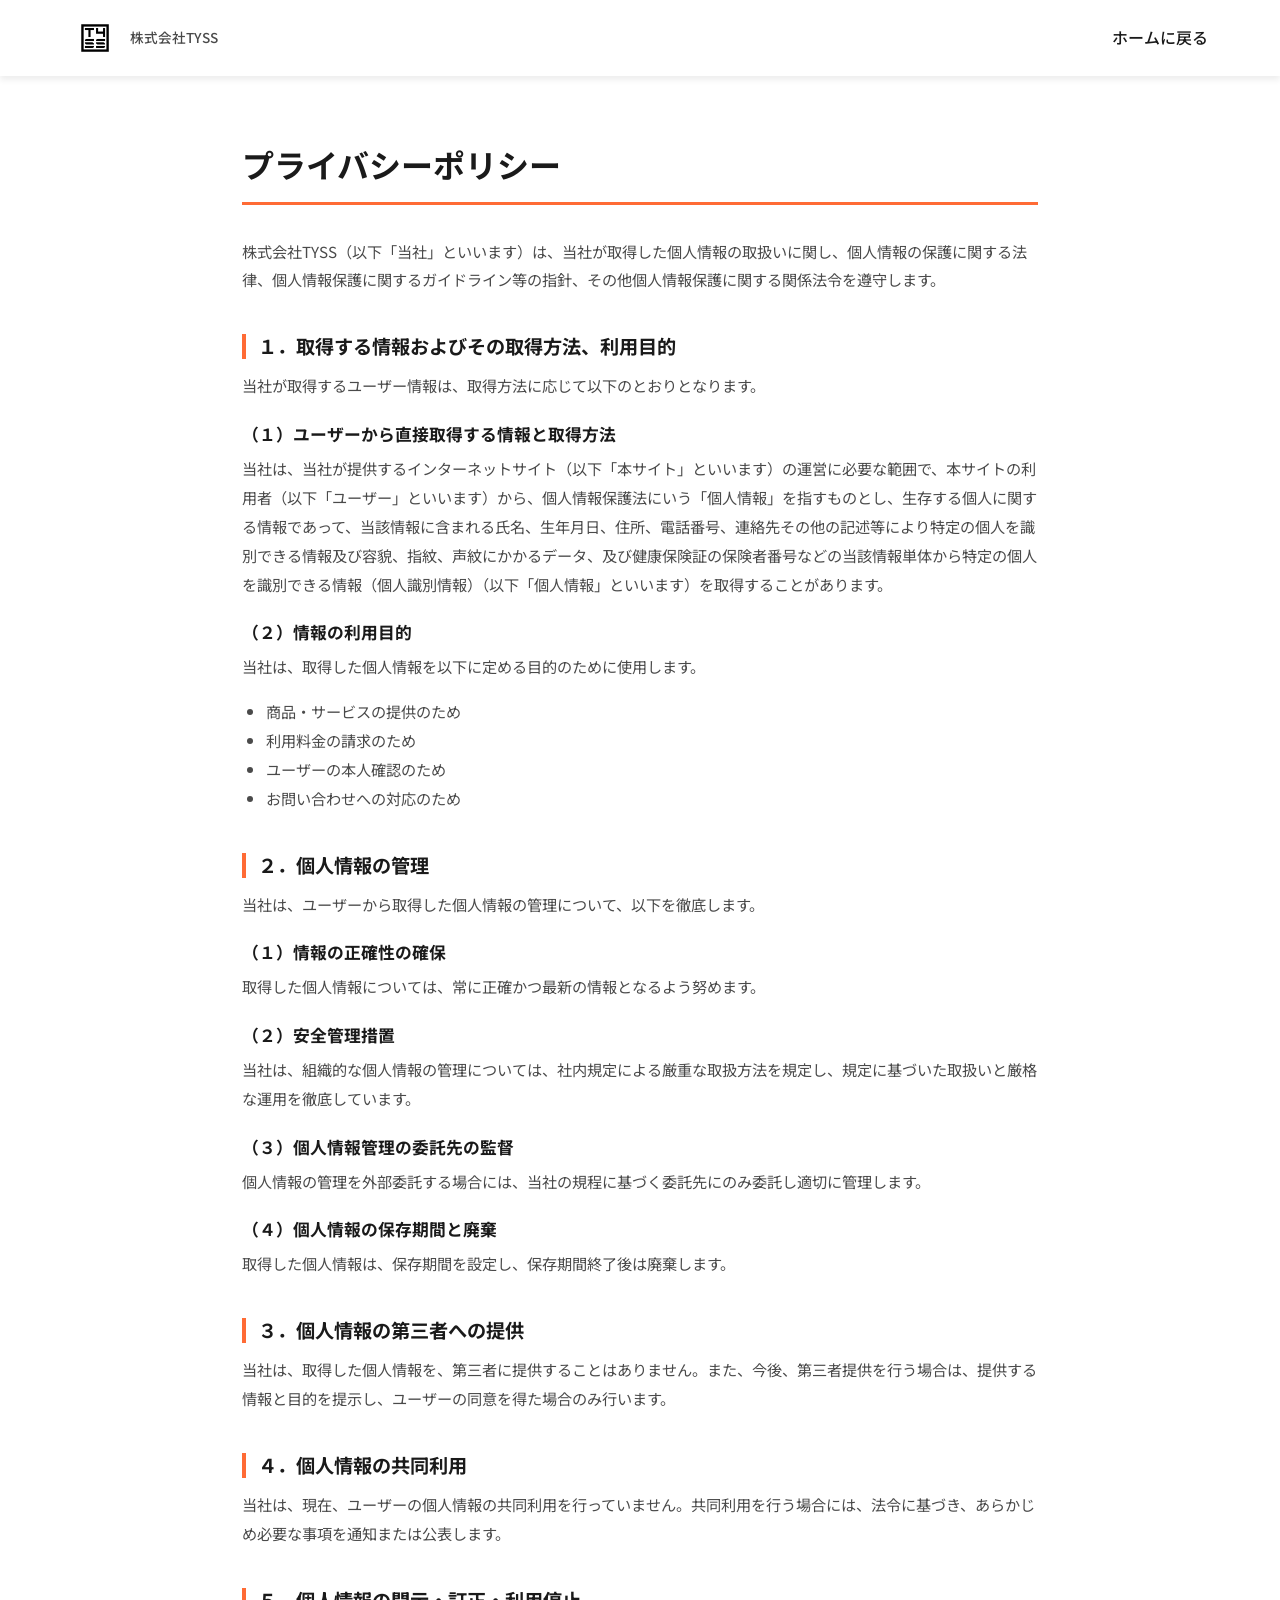
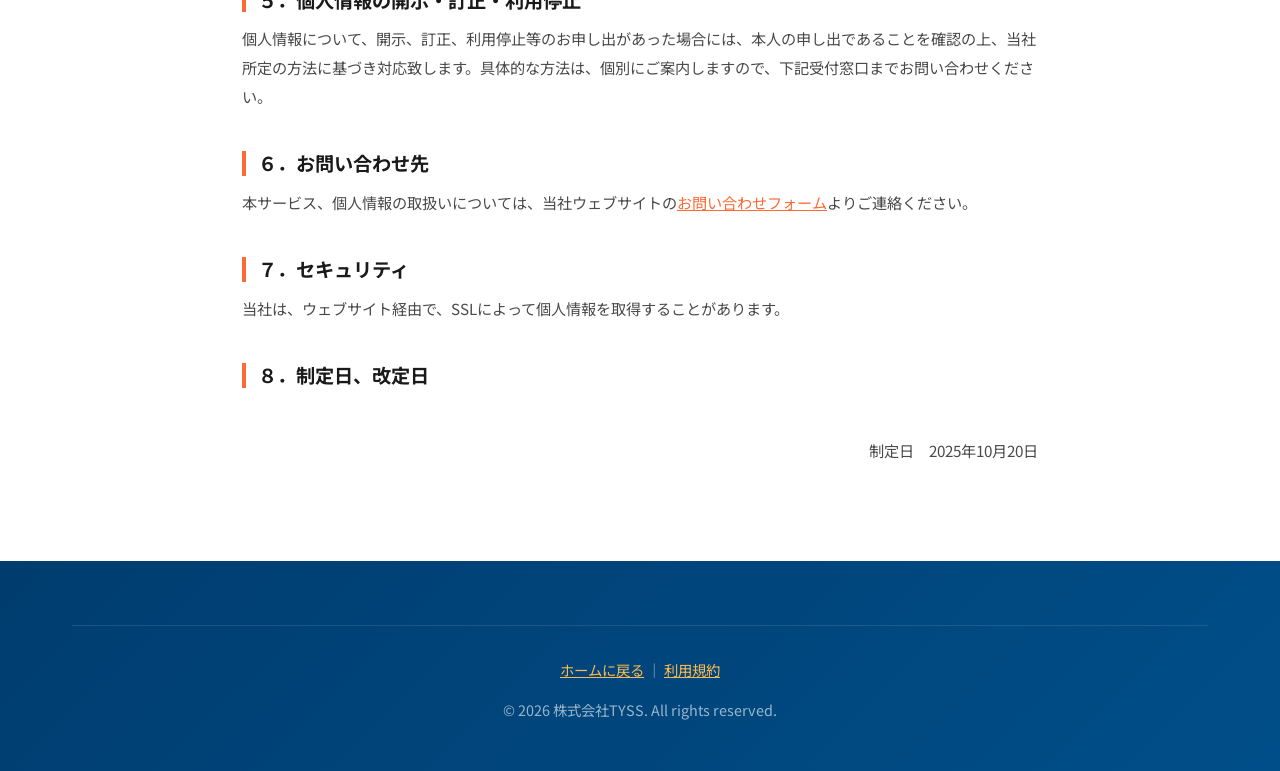
<file: privacy.html>
<!DOCTYPE html>
<html lang="ja">
<head>
    <meta charset="UTF-8">
    <meta name="viewport" content="width=device-width, initial-scale=1.0">
    <meta name="description" content="株式会社TYSSのプライバシーポリシーです。個人情報の取得・利用目的・第三者提供・開示請求などの取扱いについて定めています。">
    <title>プライバシーポリシー | 株式会社TYSS</title>

    <link rel="canonical" href="https://www.tyss-co.jp/privacy.html">


    <meta name="robots" content="index, follow, max-snippet:-1, max-image-preview:large">
    <meta name="author" content="株式会社TYSS">
    <meta name="theme-color" content="#004E89">

    <!-- OGP -->
    <meta property="og:type" content="article">
    <meta property="og:site_name" content="株式会社TYSS">
    <meta property="og:title" content="プライバシーポリシー | 株式会社TYSS">
    <meta property="og:description" content="株式会社TYSSのプライバシーポリシーです。個人情報の取得・利用目的・第三者提供・開示請求などの取扱いについて定めています。">
    <meta property="og:url" content="https://www.tyss-co.jp/privacy.html">
    <meta property="og:image" content="https://www.tyss-co.jp/images/ogp.jpg">
    <meta property="og:image:width" content="1200">
    <meta property="og:image:height" content="630">
    <meta property="og:locale" content="ja_JP">
    <meta name="twitter:card" content="summary_large_image">

    <link rel="icon" type="image/svg+xml" href="favicon.svg">
    <link rel="icon" type="image/png" sizes="32x32" href="favicon-32.png">
    <link rel="apple-touch-icon" sizes="180x180" href="apple-touch-icon.png">
    <link rel="stylesheet" href="css/style.css">
    <link rel="preconnect" href="https://fonts.googleapis.com">
    <link rel="preconnect" href="https://fonts.gstatic.com" crossorigin>
    <link href="https://fonts.googleapis.com/css2?family=Noto+Sans+JP:wght@300;400;500;600;700;900&display=swap" rel="stylesheet">

    <script type="application/ld+json">
    {
      "@context": "https://schema.org",
      "@graph": [
        {
          "@type": "WebPage",
          "@id": "https://www.tyss-co.jp/privacy.html#webpage",
          "url": "https://www.tyss-co.jp/privacy.html",
          "name": "プライバシーポリシー | 株式会社TYSS",
          "description": "株式会社TYSSのプライバシーポリシーです。個人情報の取得・利用目的・第三者提供・開示請求などの取扱いについて定めています。",
          "isPartOf": {
            "@id": "https://www.tyss-co.jp/#website"
          },
          "about": {
            "@id": "https://www.tyss-co.jp/#organization"
          },
          "publisher": {
            "@id": "https://www.tyss-co.jp/#organization"
          },
          "breadcrumb": {
            "@id": "https://www.tyss-co.jp/privacy.html#breadcrumb"
          },
          "inLanguage": "ja"
        },
        {
          "@type": "BreadcrumbList",
          "@id": "https://www.tyss-co.jp/privacy.html#breadcrumb",
          "itemListElement": [
            {
              "@type": "ListItem",
              "position": 1,
              "name": "ホーム",
              "item": "https://www.tyss-co.jp/"
            },
            {
              "@type": "ListItem",
              "position": 2,
              "name": "プライバシーポリシー",
              "item": "https://www.tyss-co.jp/privacy.html"
            }
          ]
        }
      ]
    }
    </script>
</head>
<body>
    <nav class="navbar navbar-legal" aria-label="メインナビゲーション">
        <div class="container">
            <div class="nav-wrapper">
                <div class="logo">
                    <a href="index.html" class="logo-link">
                        <img src="images/tyss-logo.png" alt="株式会社TYSS ロゴ" class="logo-img" width="707" height="674" decoding="async">
                        <span class="logo-subtitle">株式会社TYSS</span>
                    </a>
                </div>
                <ul class="nav-menu">
                    <li><a href="index.html">ホームに戻る</a></li>
                </ul>
            </div>
        </div>
    </nav>

    <main class="legal-main">
        <div class="container legal-container">
            <h1>プライバシーポリシー</h1>
            <p>株式会社TYSS（以下「当社」といいます）は、当社が取得した個人情報の取扱いに関し、個人情報の保護に関する法律、個人情報保護に関するガイドライン等の指針、その他個人情報保護に関する関係法令を遵守します。</p>

            <h2>１．取得する情報およびその取得方法、利用目的</h2>
            <p>当社が取得するユーザー情報は、取得方法に応じて以下のとおりとなります。</p>
            <h3>（１）ユーザーから直接取得する情報と取得方法</h3>
            <p>当社は、当社が提供するインターネットサイト（以下「本サイト」といいます）の運営に必要な範囲で、本サイトの利用者（以下「ユーザー」といいます）から、個人情報保護法にいう「個人情報」を指すものとし、生存する個人に関する情報であって、当該情報に含まれる氏名、生年月日、住所、電話番号、連絡先その他の記述等により特定の個人を識別できる情報及び容貌、指紋、声紋にかかるデータ、及び健康保険証の保険者番号などの当該情報単体から特定の個人を識別できる情報（個人識別情報）（以下「個人情報」といいます）を取得することがあります。</p>
            <h3>（２）情報の利用目的</h3>
            <p>当社は、取得した個人情報を以下に定める目的のために使用します。</p>
            <ul>
                <li>商品・サービスの提供のため</li>
                <li>利用料金の請求のため</li>
                <li>ユーザーの本人確認のため</li>
                <li>お問い合わせへの対応のため</li>
            </ul>

            <h2>２．個人情報の管理</h2>
            <p>当社は、ユーザーから取得した個人情報の管理について、以下を徹底します。</p>
            <h3>（１）情報の正確性の確保</h3>
            <p>取得した個人情報については、常に正確かつ最新の情報となるよう努めます。</p>
            <h3>（２）安全管理措置</h3>
            <p>当社は、組織的な個人情報の管理については、社内規定による厳重な取扱方法を規定し、規定に基づいた取扱いと厳格な運用を徹底しています。</p>
            <h3>（３）個人情報管理の委託先の監督</h3>
            <p>個人情報の管理を外部委託する場合には、当社の規程に基づく委託先にのみ委託し適切に管理します。</p>
            <h3>（４）個人情報の保存期間と廃棄</h3>
            <p>取得した個人情報は、保存期間を設定し、保存期間終了後は廃棄します。</p>

            <h2>３．個人情報の第三者への提供</h2>
            <p>当社は、取得した個人情報を、第三者に提供することはありません。また、今後、第三者提供を行う場合は、提供する情報と目的を提示し、ユーザーの同意を得た場合のみ行います。</p>

            <h2>４．個人情報の共同利用</h2>
            <p>当社は、現在、ユーザーの個人情報の共同利用を行っていません。共同利用を行う場合には、法令に基づき、あらかじめ必要な事項を通知または公表します。</p>

            <h2>５．個人情報の開示・訂正・利用停止</h2>
            <p>個人情報について、開示、訂正、利用停止等のお申し出があった場合には、本人の申し出であることを確認の上、当社所定の方法に基づき対応致します。具体的な方法は、個別にご案内しますので、下記受付窓口までお問い合わせください。</p>

            <h2>６．お問い合わせ先</h2>
            <p>本サービス、個人情報の取扱いについては、当社ウェブサイトの<a href="https://forms.gle/Wei9GRR1WXy8iVwd7" target="_blank" rel="noopener">お問い合わせフォーム</a>よりご連絡ください。</p>

            <h2>７．セキュリティ</h2>
            <p>当社は、ウェブサイト経由で、SSLによって個人情報を取得することがあります。</p>

            <h2>８．制定日、改定日</h2>
            <p class="legal-date">制定日　2025年10月20日</p>
        </div>
    </main>

    <footer class="footer">
        <div class="container">
            <div class="footer-bottom legal-footer-bottom">
                <p><a href="index.html">ホームに戻る</a> ｜ <a href="terms.html">利用規約</a></p>
                <p>&copy; 2026 株式会社TYSS. All rights reserved.</p>
            </div>
        </div>
    </footer>
</body>
</html>
</file>
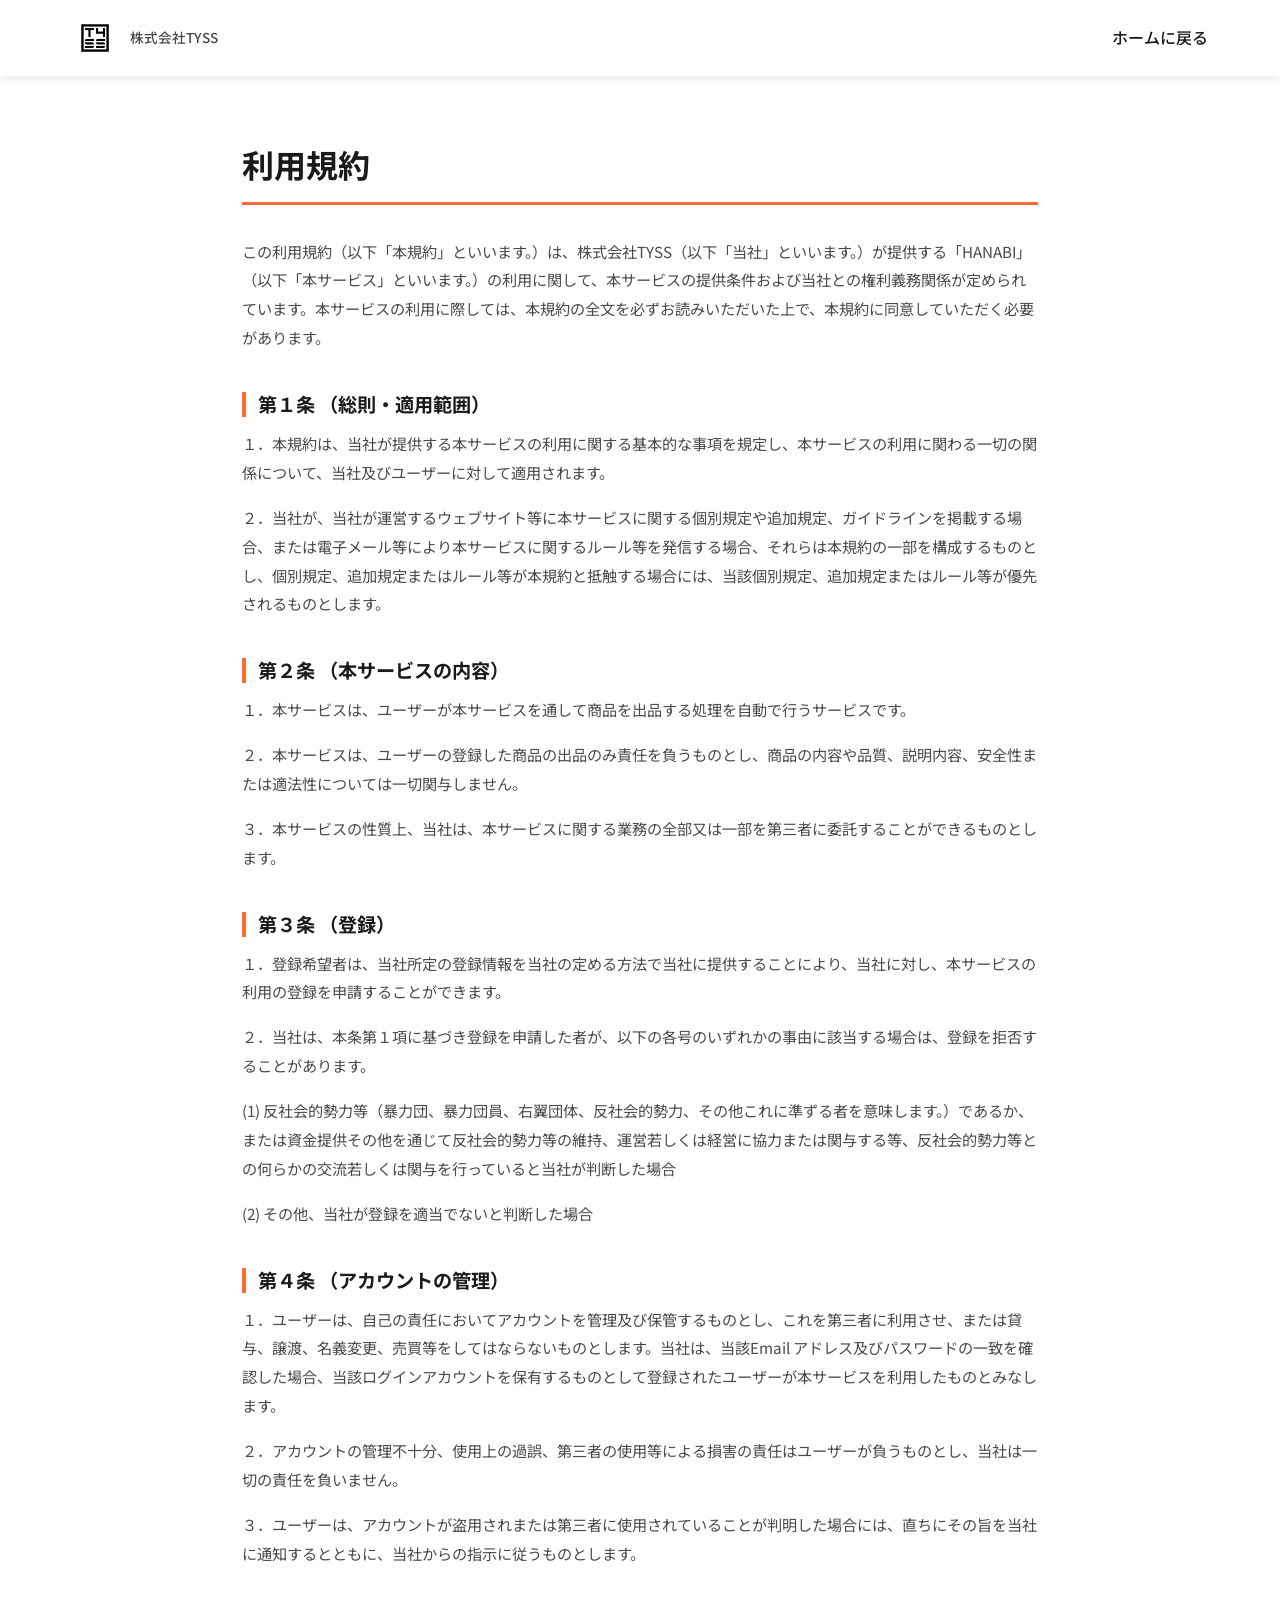
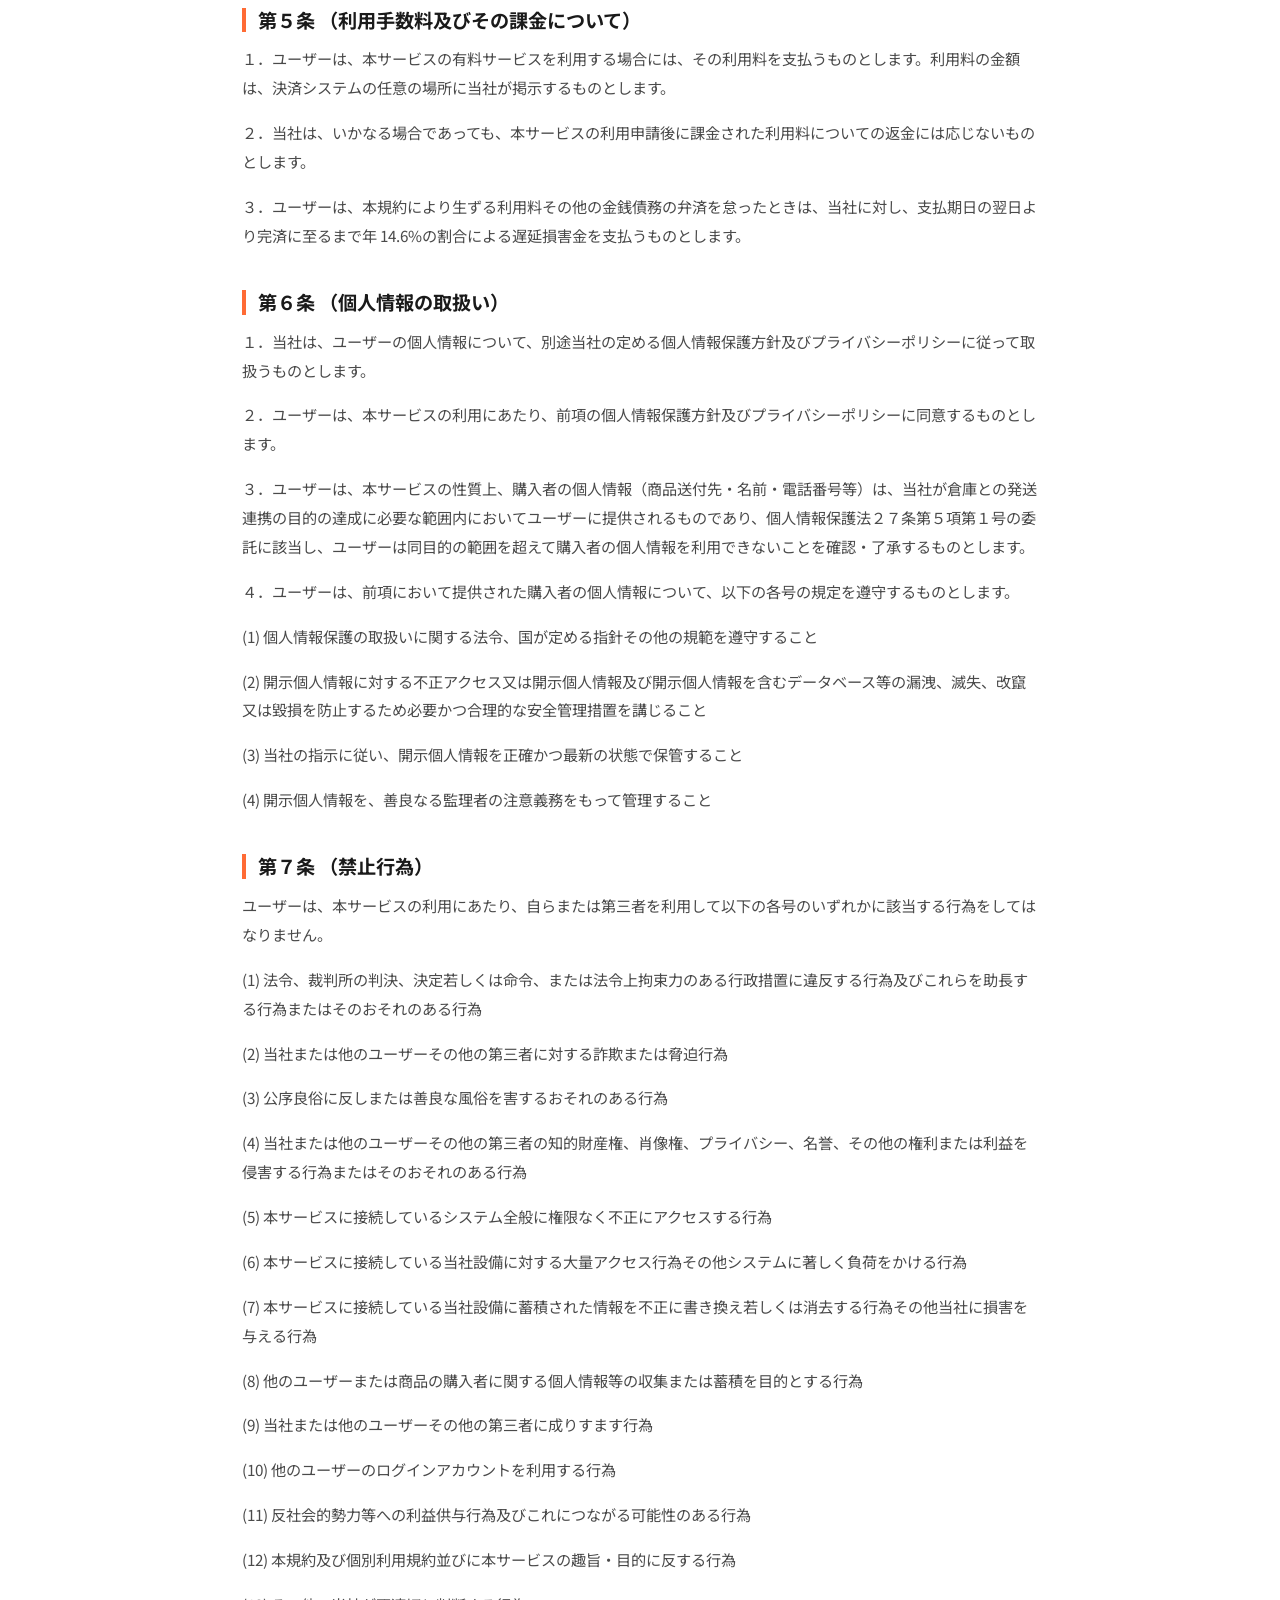
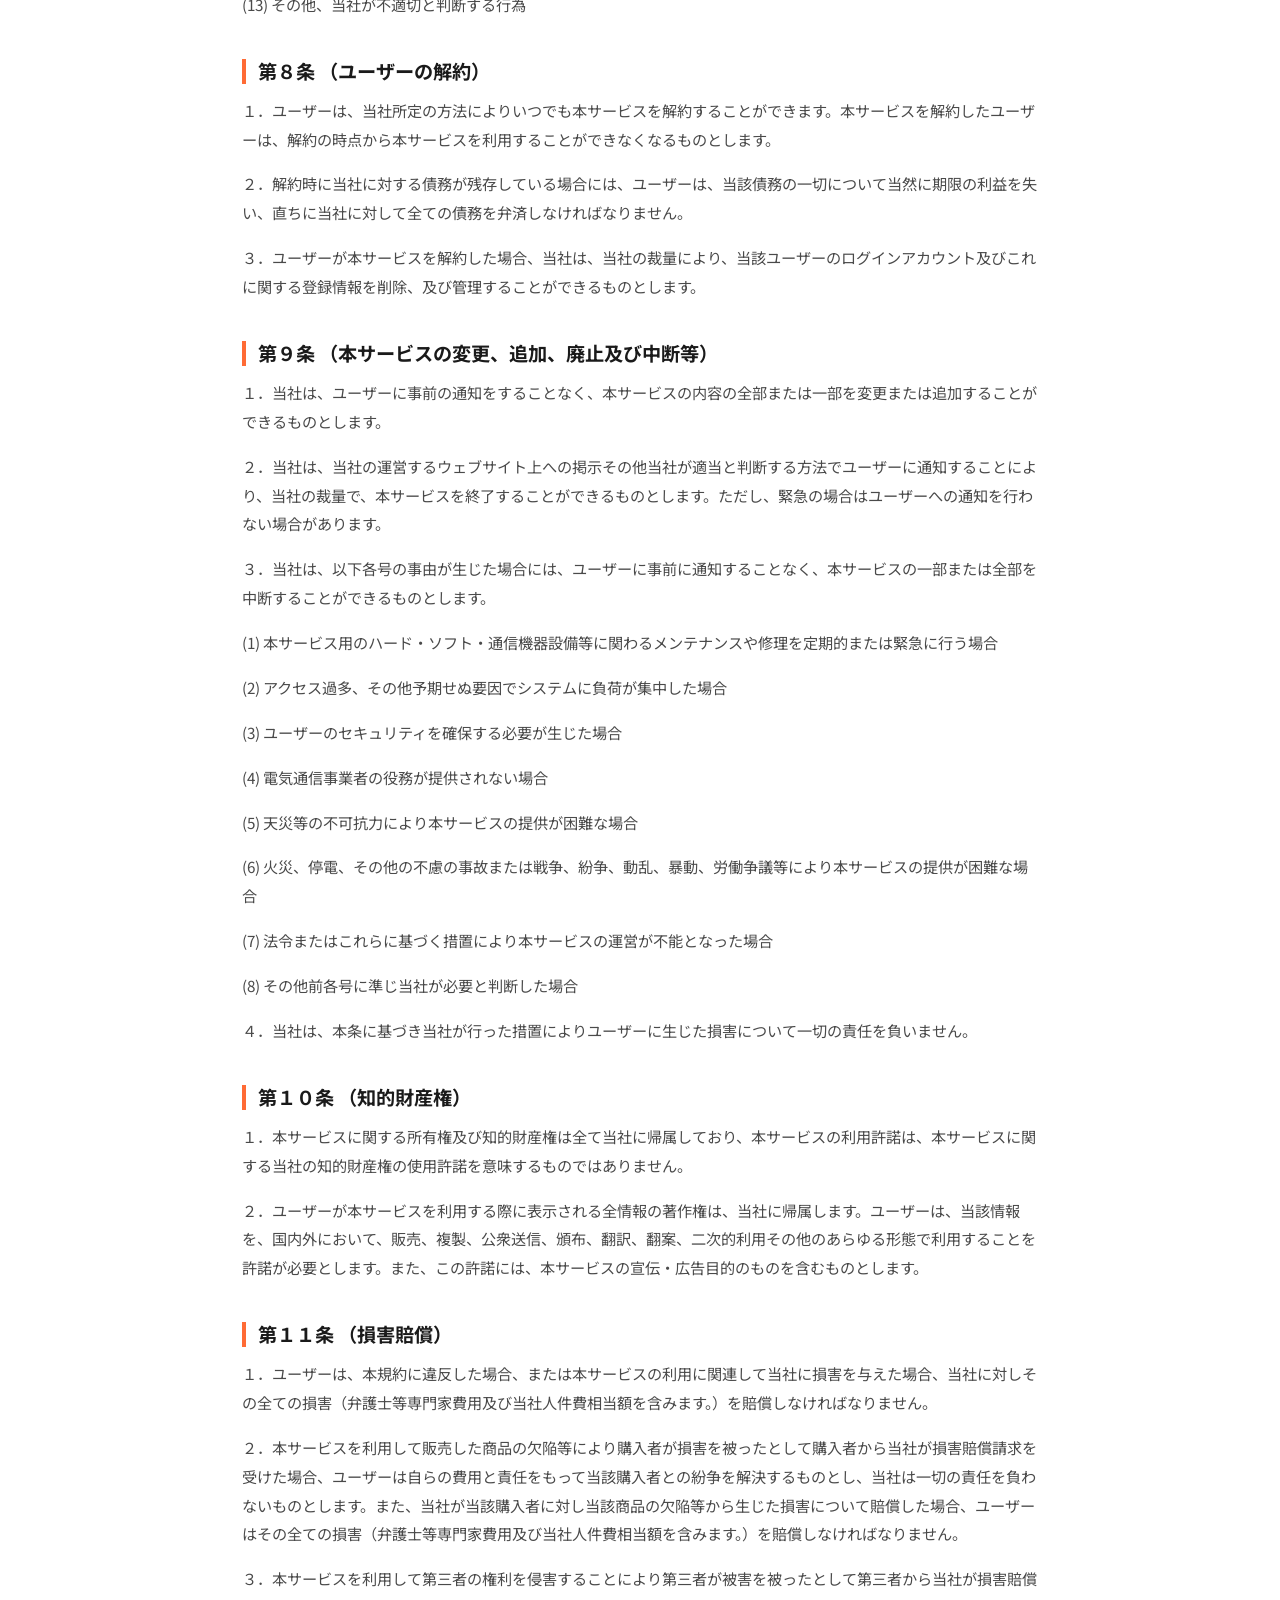
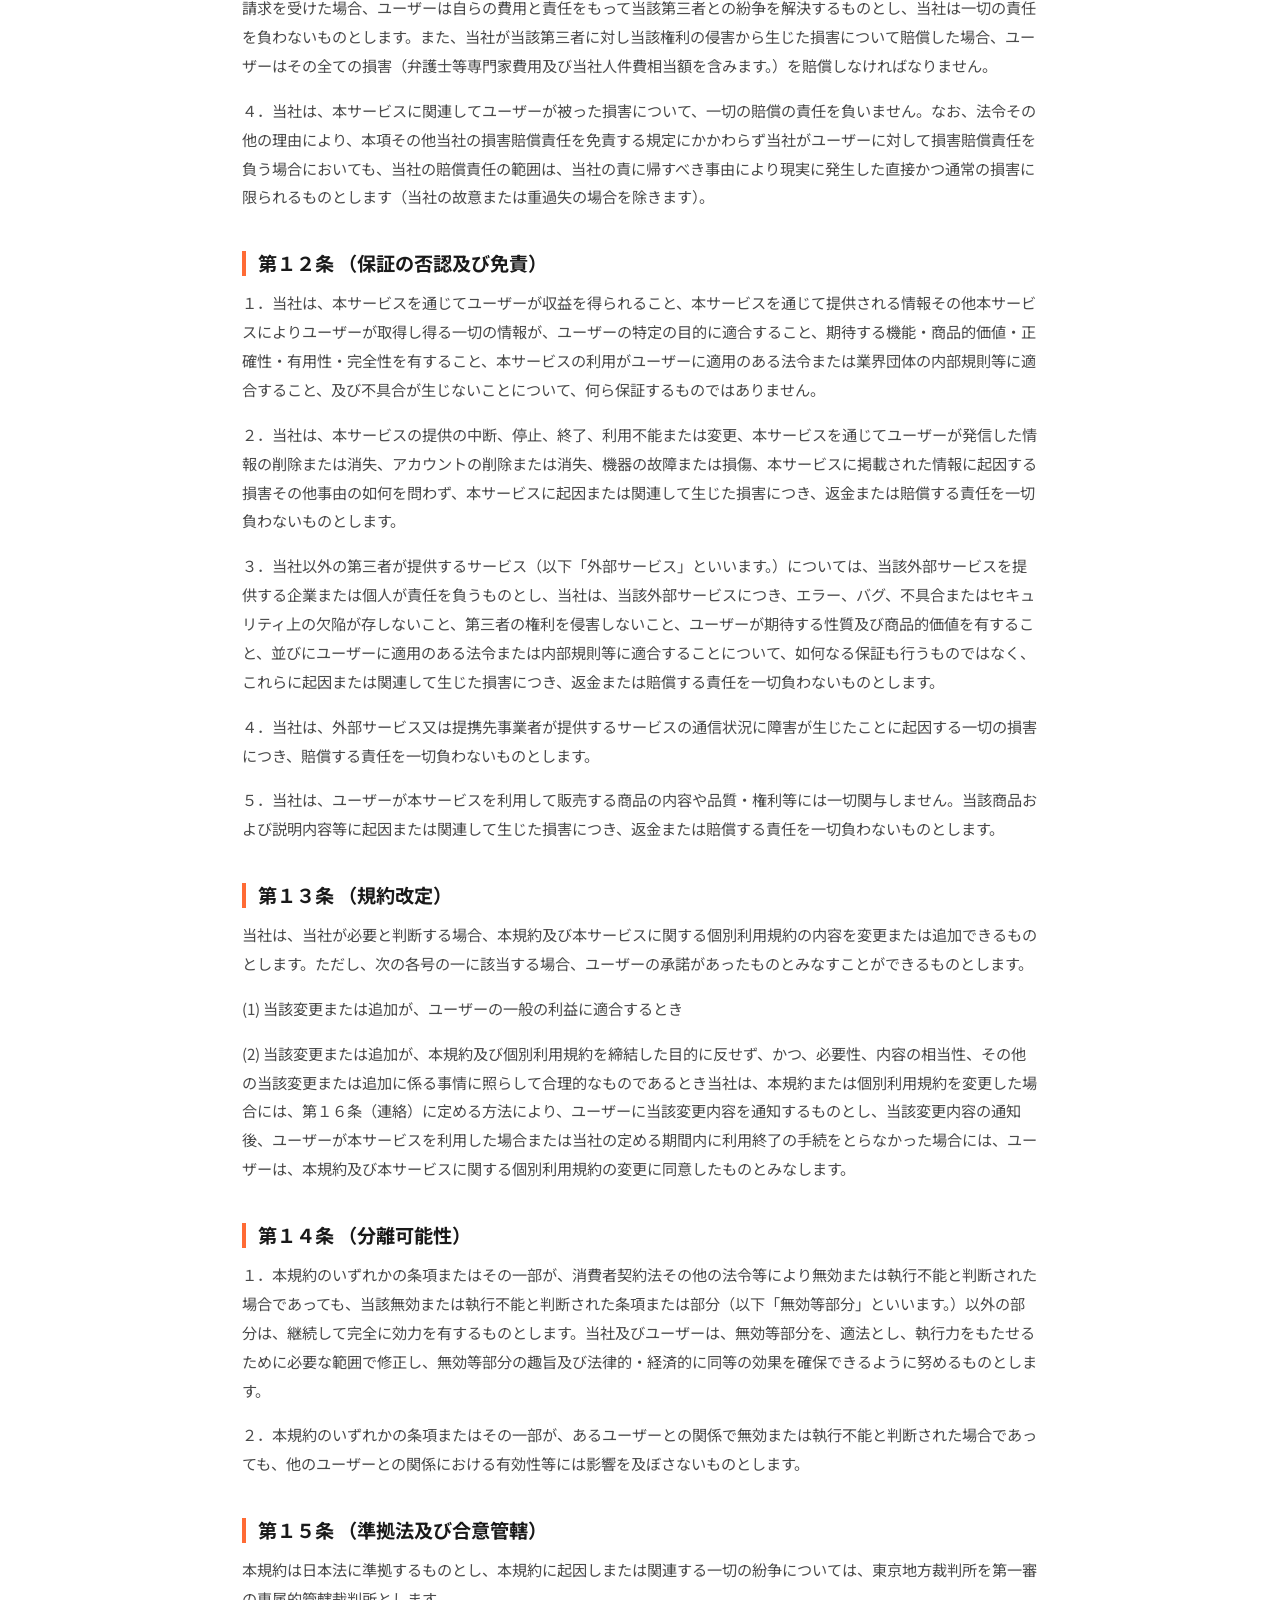
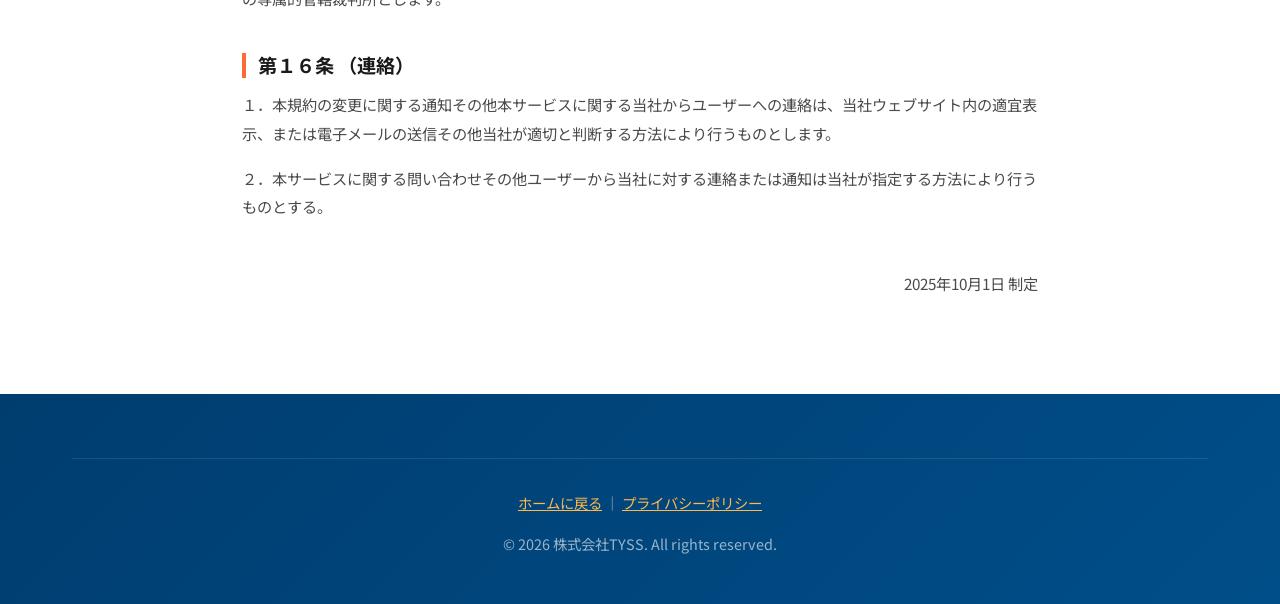
<file: terms.html>
<!DOCTYPE html>
<html lang="ja">
<head>
    <meta charset="UTF-8">
    <meta name="viewport" content="width=device-width, initial-scale=1.0">
    <meta name="description" content="株式会社TYSSが提供するShopee販売支援ツール「HANABI」の利用規約です。提供条件、禁止事項、免責事項などを定めています。">
    <title>利用規約 | 株式会社TYSS</title>

    <link rel="canonical" href="https://www.tyss-co.jp/terms.html">


    <meta name="robots" content="index, follow, max-snippet:-1, max-image-preview:large">
    <meta name="author" content="株式会社TYSS">
    <meta name="theme-color" content="#004E89">

    <!-- OGP -->
    <meta property="og:type" content="article">
    <meta property="og:site_name" content="株式会社TYSS">
    <meta property="og:title" content="利用規約 | 株式会社TYSS">
    <meta property="og:description" content="株式会社TYSSが提供するShopee販売支援ツール「HANABI」の利用規約です。提供条件、禁止事項、免責事項などを定めています。">
    <meta property="og:url" content="https://www.tyss-co.jp/terms.html">
    <meta property="og:image" content="https://www.tyss-co.jp/images/ogp.jpg">
    <meta property="og:image:width" content="1200">
    <meta property="og:image:height" content="630">
    <meta property="og:locale" content="ja_JP">
    <meta name="twitter:card" content="summary_large_image">

    <link rel="icon" type="image/svg+xml" href="favicon.svg">
    <link rel="icon" type="image/png" sizes="32x32" href="favicon-32.png">
    <link rel="apple-touch-icon" sizes="180x180" href="apple-touch-icon.png">
    <link rel="stylesheet" href="css/style.css">
    <link rel="preconnect" href="https://fonts.googleapis.com">
    <link rel="preconnect" href="https://fonts.gstatic.com" crossorigin>
    <link href="https://fonts.googleapis.com/css2?family=Noto+Sans+JP:wght@300;400;500;600;700;900&display=swap" rel="stylesheet">

    <script type="application/ld+json">
    {
      "@context": "https://schema.org",
      "@graph": [
        {
          "@type": "WebPage",
          "@id": "https://www.tyss-co.jp/terms.html#webpage",
          "url": "https://www.tyss-co.jp/terms.html",
          "name": "利用規約 | 株式会社TYSS",
          "description": "株式会社TYSSが提供するShopee販売支援ツール「HANABI」の利用規約です。提供条件、禁止事項、免責事項などを定めています。",
          "isPartOf": {
            "@id": "https://www.tyss-co.jp/#website"
          },
          "about": {
            "@id": "https://www.tyss-co.jp/#organization"
          },
          "publisher": {
            "@id": "https://www.tyss-co.jp/#organization"
          },
          "breadcrumb": {
            "@id": "https://www.tyss-co.jp/terms.html#breadcrumb"
          },
          "inLanguage": "ja"
        },
        {
          "@type": "BreadcrumbList",
          "@id": "https://www.tyss-co.jp/terms.html#breadcrumb",
          "itemListElement": [
            {
              "@type": "ListItem",
              "position": 1,
              "name": "ホーム",
              "item": "https://www.tyss-co.jp/"
            },
            {
              "@type": "ListItem",
              "position": 2,
              "name": "利用規約",
              "item": "https://www.tyss-co.jp/terms.html"
            }
          ]
        }
      ]
    }
    </script>
</head>
<body>
    <nav class="navbar navbar-legal" aria-label="メインナビゲーション">
        <div class="container">
            <div class="nav-wrapper">
                <div class="logo">
                    <a href="index.html" class="logo-link">
                        <img src="images/tyss-logo.png" alt="株式会社TYSS ロゴ" class="logo-img" width="707" height="674" decoding="async">
                        <span class="logo-subtitle">株式会社TYSS</span>
                    </a>
                </div>
                <ul class="nav-menu">
                    <li><a href="index.html">ホームに戻る</a></li>
                </ul>
            </div>
        </div>
    </nav>

    <main class="legal-main">
        <div class="container legal-container">
            <h1>利用規約</h1>
            <p>この利用規約（以下「本規約」といいます。）は、株式会社TYSS（以下「当社」といいます。）が提供する「HANABI」（以下「本サービス」といいます。）の利用に関して、本サービスの提供条件および当社との権利義務関係が定められています。本サービスの利用に際しては、本規約の全文を必ずお読みいただいた上で、本規約に同意していただく必要があります。</p>

            <h2>第１条 （総則・適用範囲）</h2>
            <p>１．本規約は、当社が提供する本サービスの利用に関する基本的な事項を規定し、本サービスの利用に関わる一切の関係について、当社及びユーザーに対して適用されます。</p>
            <p>２．当社が、当社が運営するウェブサイト等に本サービスに関する個別規定や追加規定、ガイドラインを掲載する場合、または電子メール等により本サービスに関するルール等を発信する場合、それらは本規約の一部を構成するものとし、個別規定、追加規定またはルール等が本規約と抵触する場合には、当該個別規定、追加規定またはルール等が優先されるものとします。</p>

            <h2>第２条 （本サービスの内容）</h2>
            <p>１．本サービスは、ユーザーが本サービスを通して商品を出品する処理を自動で行うサービスです。</p>
            <p>２．本サービスは、ユーザーの登録した商品の出品のみ責任を負うものとし、商品の内容や品質、説明内容、安全性または適法性については一切関与しません。</p>
            <p>３．本サービスの性質上、当社は、本サービスに関する業務の全部又は一部を第三者に委託することができるものとします。</p>

            <h2>第３条 （登録）</h2>
            <p>１．登録希望者は、当社所定の登録情報を当社の定める方法で当社に提供することにより、当社に対し、本サービスの利用の登録を申請することができます。</p>
            <p>２．当社は、本条第１項に基づき登録を申請した者が、以下の各号のいずれかの事由に該当する場合は、登録を拒否することがあります。</p>
            <p>(1) 反社会的勢力等（暴力団、暴力団員、右翼団体、反社会的勢力、その他これに準ずる者を意味します。）であるか、または資金提供その他を通じて反社会的勢力等の維持、運営若しくは経営に協力または関与する等、反社会的勢力等との何らかの交流若しくは関与を行っていると当社が判断した場合</p>
            <p>(2) その他、当社が登録を適当でないと判断した場合</p>

            <h2>第４条 （アカウントの管理）</h2>
            <p>１．ユーザーは、自己の責任においてアカウントを管理及び保管するものとし、これを第三者に利用させ、または貸与、譲渡、名義変更、売買等をしてはならないものとします。当社は、当該Email アドレス及びパスワードの一致を確認した場合、当該ログインアカウントを保有するものとして登録されたユーザーが本サービスを利用したものとみなします。</p>
            <p>２．アカウントの管理不十分、使用上の過誤、第三者の使用等による損害の責任はユーザーが負うものとし、当社は一切の責任を負いません。</p>
            <p>３．ユーザーは、アカウントが盗用されまたは第三者に使用されていることが判明した場合には、直ちにその旨を当社に通知するとともに、当社からの指示に従うものとします。</p>

            <h2>第５条 （利用手数料及びその課金について）</h2>
            <p>１．ユーザーは、本サービスの有料サービスを利用する場合には、その利用料を支払うものとします。利用料の金額は、決済システムの任意の場所に当社が掲示するものとします。</p>
            <p>２．当社は、いかなる場合であっても、本サービスの利用申請後に課金された利用料についての返金には応じないものとします。</p>
            <p>３．ユーザーは、本規約により生ずる利用料その他の金銭債務の弁済を怠ったときは、当社に対し、支払期日の翌日より完済に至るまで年 14.6%の割合による遅延損害金を支払うものとします。</p>

            <h2>第６条 （個人情報の取扱い）</h2>
            <p>１．当社は、ユーザーの個人情報について、別途当社の定める個人情報保護方針及びプライバシーポリシーに従って取扱うものとします。</p>
            <p>２．ユーザーは、本サービスの利用にあたり、前項の個人情報保護方針及びプライバシーポリシーに同意するものとします。</p>
            <p>３．ユーザーは、本サービスの性質上、購入者の個人情報（商品送付先・名前・電話番号等）は、当社が倉庫との発送連携の目的の達成に必要な範囲内においてユーザーに提供されるものであり、個人情報保護法２７条第５項第１号の委託に該当し、ユーザーは同目的の範囲を超えて購入者の個人情報を利用できないことを確認・了承するものとします。</p>
            <p>４．ユーザーは、前項において提供された購入者の個人情報について、以下の各号の規定を遵守するものとします。</p>
            <p>(1) 個人情報保護の取扱いに関する法令、国が定める指針その他の規範を遵守すること</p>
            <p>(2) 開示個人情報に対する不正アクセス又は開示個人情報及び開示個人情報を含むデータベース等の漏洩、滅失、改竄又は毀損を防止するため必要かつ合理的な安全管理措置を講じること</p>
            <p>(3) 当社の指示に従い、開示個人情報を正確かつ最新の状態で保管すること</p>
            <p>(4) 開示個人情報を、善良なる監理者の注意義務をもって管理すること</p>

            <h2>第７条 （禁止行為）</h2>
            <p>ユーザーは、本サービスの利用にあたり、自らまたは第三者を利用して以下の各号のいずれかに該当する行為をしてはなりません。</p>
            <p>(1) 法令、裁判所の判決、決定若しくは命令、または法令上拘束力のある行政措置に違反する行為及びこれらを助長する行為またはそのおそれのある行為</p>
            <p>(2) 当社または他のユーザーその他の第三者に対する詐欺または脅迫行為</p>
            <p>(3) 公序良俗に反しまたは善良な風俗を害するおそれのある行為</p>
            <p>(4) 当社または他のユーザーその他の第三者の知的財産権、肖像権、プライバシー、名誉、その他の権利または利益を侵害する行為またはそのおそれのある行為</p>
            <p>(5) 本サービスに接続しているシステム全般に権限なく不正にアクセスする行為</p>
            <p>(6) 本サービスに接続している当社設備に対する大量アクセス行為その他システムに著しく負荷をかける行為</p>
            <p>(7) 本サービスに接続している当社設備に蓄積された情報を不正に書き換え若しくは消去する行為その他当社に損害を与える行為</p>
            <p>(8) 他のユーザーまたは商品の購入者に関する個人情報等の収集または蓄積を目的とする行為</p>
            <p>(9) 当社または他のユーザーその他の第三者に成りすます行為</p>
            <p>(10) 他のユーザーのログインアカウントを利用する行為</p>
            <p>(11) 反社会的勢力等への利益供与行為及びこれにつながる可能性のある行為</p>
            <p>(12) 本規約及び個別利用規約並びに本サービスの趣旨・目的に反する行為</p>
            <p>(13) その他、当社が不適切と判断する行為</p>

            <h2>第８条 （ユーザーの解約）</h2>
            <p>１．ユーザーは、当社所定の方法によりいつでも本サービスを解約することができます。本サービスを解約したユーザーは、解約の時点から本サービスを利用することができなくなるものとします。</p>
            <p>２．解約時に当社に対する債務が残存している場合には、ユーザーは、当該債務の一切について当然に期限の利益を失い、直ちに当社に対して全ての債務を弁済しなければなりません。</p>
            <p>３．ユーザーが本サービスを解約した場合、当社は、当社の裁量により、当該ユーザーのログインアカウント及びこれに関する登録情報を削除、及び管理することができるものとします。</p>

            <h2>第９条 （本サービスの変更、追加、廃止及び中断等）</h2>
            <p>１．当社は、ユーザーに事前の通知をすることなく、本サービスの内容の全部または一部を変更または追加することができるものとします。</p>
            <p>２．当社は、当社の運営するウェブサイト上への掲示その他当社が適当と判断する方法でユーザーに通知することにより、当社の裁量で、本サービスを終了することができるものとします。ただし、緊急の場合はユーザーへの通知を行わない場合があります。</p>
            <p>３．当社は、以下各号の事由が生じた場合には、ユーザーに事前に通知することなく、本サービスの一部または全部を中断することができるものとします。</p>
            <p>(1) 本サービス用のハード・ソフト・通信機器設備等に関わるメンテナンスや修理を定期的または緊急に行う場合</p>
            <p>(2) アクセス過多、その他予期せぬ要因でシステムに負荷が集中した場合</p>
            <p>(3) ユーザーのセキュリティを確保する必要が生じた場合</p>
            <p>(4) 電気通信事業者の役務が提供されない場合</p>
            <p>(5) 天災等の不可抗力により本サービスの提供が困難な場合</p>
            <p>(6) 火災、停電、その他の不慮の事故または戦争、紛争、動乱、暴動、労働争議等により本サービスの提供が困難な場合</p>
            <p>(7) 法令またはこれらに基づく措置により本サービスの運営が不能となった場合</p>
            <p>(8) その他前各号に準じ当社が必要と判断した場合</p>
            <p>４．当社は、本条に基づき当社が行った措置によりユーザーに生じた損害について一切の責任を負いません。</p>

            <h2>第１０条 （知的財産権）</h2>
            <p>１．本サービスに関する所有権及び知的財産権は全て当社に帰属しており、本サービスの利用許諾は、本サービスに関する当社の知的財産権の使用許諾を意味するものではありません。</p>
            <p>２．ユーザーが本サービスを利用する際に表示される全情報の著作権は、当社に帰属します。ユーザーは、当該情報を、国内外において、販売、複製、公衆送信、頒布、翻訳、翻案、二次的利用その他のあらゆる形態で利用することを許諾が必要とします。また、この許諾には、本サービスの宣伝・広告目的のものを含むものとします。</p>

            <h2>第１１条 （損害賠償）</h2>
            <p>１．ユーザーは、本規約に違反した場合、または本サービスの利用に関連して当社に損害を与えた場合、当社に対しその全ての損害（弁護士等専門家費用及び当社人件費相当額を含みます。）を賠償しなければなりません。</p>
            <p>２．本サービスを利用して販売した商品の欠陥等により購入者が損害を被ったとして購入者から当社が損害賠償請求を受けた場合、ユーザーは自らの費用と責任をもって当該購入者との紛争を解決するものとし、当社は一切の責任を負わないものとします。また、当社が当該購入者に対し当該商品の欠陥等から生じた損害について賠償した場合、ユーザーはその全ての損害（弁護士等専門家費用及び当社人件費相当額を含みます。）を賠償しなければなりません。</p>
            <p>３．本サービスを利用して第三者の権利を侵害することにより第三者が被害を被ったとして第三者から当社が損害賠償請求を受けた場合、ユーザーは自らの費用と責任をもって当該第三者との紛争を解決するものとし、当社は一切の責任を負わないものとします。また、当社が当該第三者に対し当該権利の侵害から生じた損害について賠償した場合、ユーザーはその全ての損害（弁護士等専門家費用及び当社人件費相当額を含みます。）を賠償しなければなりません。</p>
            <p>４．当社は、本サービスに関連してユーザーが被った損害について、一切の賠償の責任を負いません。なお、法令その他の理由により、本項その他当社の損害賠償責任を免責する規定にかかわらず当社がユーザーに対して損害賠償責任を負う場合においても、当社の賠償責任の範囲は、当社の責に帰すべき事由により現実に発生した直接かつ通常の損害に限られるものとします（当社の故意または重過失の場合を除きます）。</p>

            <h2>第１２条 （保証の否認及び免責）</h2>
            <p>１．当社は、本サービスを通じてユーザーが収益を得られること、本サービスを通じて提供される情報その他本サービスによりユーザーが取得し得る一切の情報が、ユーザーの特定の目的に適合すること、期待する機能・商品的価値・正確性・有用性・完全性を有すること、本サービスの利用がユーザーに適用のある法令または業界団体の内部規則等に適合すること、及び不具合が生じないことについて、何ら保証するものではありません。</p>
            <p>２．当社は、本サービスの提供の中断、停止、終了、利用不能または変更、本サービスを通じてユーザーが発信した情報の削除または消失、アカウントの削除または消失、機器の故障または損傷、本サービスに掲載された情報に起因する損害その他事由の如何を問わず、本サービスに起因または関連して生じた損害につき、返金または賠償する責任を一切負わないものとします。</p>
            <p>３．当社以外の第三者が提供するサービス（以下「外部サービス」といいます。）については、当該外部サービスを提供する企業または個人が責任を負うものとし、当社は、当該外部サービスにつき、エラー、バグ、不具合またはセキュリティ上の欠陥が存しないこと、第三者の権利を侵害しないこと、ユーザーが期待する性質及び商品的価値を有すること、並びにユーザーに適用のある法令または内部規則等に適合することについて、如何なる保証も行うものではなく、これらに起因または関連して生じた損害につき、返金または賠償する責任を一切負わないものとします。</p>
            <p>４．当社は、外部サービス又は提携先事業者が提供するサービスの通信状況に障害が生じたことに起因する一切の損害につき、賠償する責任を一切負わないものとします。</p>
            <p>５．当社は、ユーザーが本サービスを利用して販売する商品の内容や品質・権利等には一切関与しません。当該商品および説明内容等に起因または関連して生じた損害につき、返金または賠償する責任を一切負わないものとします。</p>

            <h2>第１３条 （規約改定）</h2>
            <p>当社は、当社が必要と判断する場合、本規約及び本サービスに関する個別利用規約の内容を変更または追加できるものとします。ただし、次の各号の一に該当する場合、ユーザーの承諾があったものとみなすことができるものとします。</p>
            <p>(1) 当該変更または追加が、ユーザーの一般の利益に適合するとき</p>
            <p>(2) 当該変更または追加が、本規約及び個別利用規約を締結した目的に反せず、かつ、必要性、内容の相当性、その他の当該変更または追加に係る事情に照らして合理的なものであるとき当社は、本規約または個別利用規約を変更した場合には、第１６条（連絡）に定める方法により、ユーザーに当該変更内容を通知するものとし、当該変更内容の通知後、ユーザーが本サービスを利用した場合または当社の定める期間内に利用終了の手続をとらなかった場合には、ユーザーは、本規約及び本サービスに関する個別利用規約の変更に同意したものとみなします。</p>

            <h2>第１４条 （分離可能性）</h2>
            <p>１．本規約のいずれかの条項またはその一部が、消費者契約法その他の法令等により無効または執行不能と判断された場合であっても、当該無効または執行不能と判断された条項または部分（以下「無効等部分」といいます。）以外の部分は、継続して完全に効力を有するものとします。当社及びユーザーは、無効等部分を、適法とし、執行力をもたせるために必要な範囲で修正し、無効等部分の趣旨及び法律的・経済的に同等の効果を確保できるように努めるものとします。</p>
            <p>２．本規約のいずれかの条項またはその一部が、あるユーザーとの関係で無効または執行不能と判断された場合であっても、他のユーザーとの関係における有効性等には影響を及ぼさないものとします。</p>

            <h2>第１５条 （準拠法及び合意管轄）</h2>
            <p>本規約は日本法に準拠するものとし、本規約に起因しまたは関連する一切の紛争については、東京地方裁判所を第一審の専属的管轄裁判所とします。</p>

            <h2>第１６条 （連絡）</h2>
            <p>１．本規約の変更に関する通知その他本サービスに関する当社からユーザーへの連絡は、当社ウェブサイト内の適宜表示、または電子メールの送信その他当社が適切と判断する方法により行うものとします。</p>
            <p>２．本サービスに関する問い合わせその他ユーザーから当社に対する連絡または通知は当社が指定する方法により行うものとする。</p>

            <p class="legal-date">2025年10月1日 制定</p>
        </div>
    </main>

    <footer class="footer">
        <div class="container">
            <div class="footer-bottom legal-footer-bottom">
                <p><a href="index.html">ホームに戻る</a> ｜ <a href="privacy.html">プライバシーポリシー</a></p>
                <p>&copy; 2026 株式会社TYSS. All rights reserved.</p>
            </div>
        </div>
    </footer>
</body>
</html>
</file>
<file: css/style.css>
/* ==========================================
   Reset & Base Styles
   ========================================== */
* {
    margin: 0;
    padding: 0;
    box-sizing: border-box;
}

:root {
    /* Primary Colors */
    --primary-color: #FF6B35;
    --primary-dark: #E5522A;
    --primary-light: #FF8F6D;
    
    /* Secondary Colors */
    --secondary-color: #004E89;
    --secondary-dark: #003D6F;
    --secondary-light: #1A6FA8;
    
    /* Accent Colors */
    --accent-orange: #FFB84D;
    --accent-red: #DC3545;
    --accent-green: #28A745;
    
    /* Neutral Colors */
    --text-primary: #1A1A1A;
    --text-secondary: #4A4A4A;
    --text-light: #6C6C6C;
    --text-white: #FFFFFF;
    
    /* Background Colors */
    --bg-white: #FFFFFF;
    --bg-light: #F8F9FA;
    --bg-gray: #E9ECEF;
    --bg-dark: #1A1A1A;
    
    /* Shadows */
    --shadow-sm: 0 2px 4px rgba(0, 0, 0, 0.05);
    --shadow-md: 0 4px 6px rgba(0, 0, 0, 0.07);
    --shadow-lg: 0 10px 25px rgba(0, 0, 0, 0.1);
    --shadow-xl: 0 20px 40px rgba(0, 0, 0, 0.15);
    
    /* Transitions */
    --transition-fast: 0.2s ease;
    --transition-normal: 0.3s ease;
    --transition-slow: 0.5s ease;
    
    /* Border Radius */
    --radius-sm: 4px;
    --radius-md: 8px;
    --radius-lg: 12px;
    --radius-xl: 20px;
    
    /* Spacing */
    --spacing-xs: 0.5rem;
    --spacing-sm: 1rem;
    --spacing-md: 2rem;
    --spacing-lg: 4rem;
    --spacing-xl: 6rem;
}

html {
    scroll-behavior: smooth;
}

body {
    font-family: 'Noto Sans JP', sans-serif;
    line-height: 1.7;
    color: var(--text-primary);
    background-color: var(--bg-white);
    overflow-x: hidden;
}

.container {
    max-width: 1200px;
    margin: 0 auto;
    padding: 0 2rem;
}

/* ==========================================
   Typography
   ========================================== */
h1, h2, h3, h4, h5, h6 {
    font-weight: 700;
    line-height: 1.3;
    margin-bottom: 1rem;
}

p {
    margin-bottom: 1rem;
}

a {
    text-decoration: none;
    color: inherit;
    transition: var(--transition-normal);
}

/* ==========================================
   Navigation
   ========================================== */
.navbar {
    position: fixed;
    top: 0;
    left: 0;
    right: 0;
    background-color: rgba(255, 255, 255, 0.98);
    box-shadow: var(--shadow-md);
    z-index: 1000;
    transition: var(--transition-normal);
}

.navbar.scrolled {
    background-color: rgba(255, 255, 255, 0.95);
    backdrop-filter: blur(10px);
}

.nav-wrapper {
    display: flex;
    justify-content: space-between;
    align-items: center;
    padding: 1rem 0;
}

.logo {
    display: flex;
    align-items: center;
    gap: 0.75rem;
}

.logo-img {
    height: 44px;
    width: auto;
    display: block;
}

.logo-subtitle {
    font-size: 0.85rem;
    color: var(--text-secondary);
    font-weight: 500;
}

.nav-menu {
    display: flex;
    list-style: none;
    gap: 2rem;
    align-items: center;
}

.nav-menu a {
    font-weight: 500;
    color: var(--text-primary);
    position: relative;
    padding: 0.5rem 0;
}

.nav-menu a:not(.btn-contact)::after {
    content: '';
    position: absolute;
    bottom: 0;
    left: 0;
    width: 0;
    height: 2px;
    background-color: var(--primary-color);
    transition: var(--transition-normal);
}

.nav-menu a:not(.btn-contact):hover::after {
    width: 100%;
}

.btn-contact {
    background: linear-gradient(135deg, var(--primary-color), var(--primary-dark));
    color: var(--text-white) !important;
    padding: 0.9rem 3.25rem;
    border-radius: var(--radius-lg);
    font-weight: 600;
    box-shadow: var(--shadow-md);
}

.btn-contact:hover {
    transform: translateY(-2px);
    box-shadow: var(--shadow-lg);
}

.mobile-menu-toggle {
    display: none;
    flex-direction: column;
    gap: 0.4rem;
    background: none;
    border: none;
    cursor: pointer;
    padding: 0.5rem;
}

.mobile-menu-toggle span {
    width: 25px;
    height: 3px;
    background-color: var(--text-primary);
    border-radius: 2px;
    transition: var(--transition-normal);
}

/* ==========================================
   Hero Section
   ========================================== */
.hero {
    position: relative;
    min-height: 100vh;
    display: flex;
    align-items: center;
    background: linear-gradient(135deg, #004E89 0%, #1A6FA8 100%);
    background-image: 
        linear-gradient(135deg, rgba(0, 78, 137, 0.95) 0%, rgba(26, 111, 168, 0.9) 100%),
        url('../images/hero-export-business.jpg');
    background-size: cover;
    background-position: center;
    background-attachment: fixed;
    overflow: hidden;
}

.hero::before {
    content: '';
    position: absolute;
    top: 0;
    left: 0;
    right: 0;
    bottom: 0;
    background: radial-gradient(circle at top right, rgba(255, 107, 53, 0.15), transparent 50%);
}

.hero-overlay {
    position: absolute;
    top: 0;
    left: 0;
    right: 0;
    bottom: 0;
    background: linear-gradient(180deg, rgba(0, 0, 0, 0.3) 0%, rgba(0, 0, 0, 0.5) 100%);
}

.hero-content {
    position: relative;
    z-index: 2;
    padding: 8rem 0 4rem;
    width: 100%;
}

.hero-text {
    max-width: 900px;
}

.hero-badge {
    display: inline-flex;
    align-items: center;
    gap: 0.6rem;
    background: rgba(255, 255, 255, 0.12);
    border: 1px solid rgba(255, 255, 255, 0.35);
    color: var(--text-white);
    padding: 0.5rem 1.25rem;
    border-radius: 50px;
    font-size: 0.9rem;
    font-weight: 600;
    letter-spacing: 0.5px;
    margin-bottom: 1.5rem;
    backdrop-filter: blur(4px);
}

.hero-badge i {
    color: var(--accent-orange);
}

.hero-subtitle {
    font-size: 1.2rem;
    color: var(--accent-orange);
    font-weight: 600;
    letter-spacing: 3px;
    text-transform: uppercase;
    margin-bottom: 1rem;
}

.hero-title {
    font-size: 4rem;
    color: var(--text-white);
    font-weight: 900;
    line-height: 1.2;
    margin-bottom: 1.5rem;
}

.hero-title-company {
    display: block;
    margin-top: 1rem;
    font-size: 1.05rem;
    font-weight: 500;
    line-height: 1.6;
    letter-spacing: 0.5px;
    color: rgba(255, 255, 255, 0.9);
}

.hero-title .highlight {
    background: linear-gradient(135deg, var(--accent-orange), var(--primary-color));
    -webkit-background-clip: text;
    -webkit-text-fill-color: transparent;
    background-clip: text;
}

.hero-description {
    font-size: 1.15rem;
    color: rgba(255, 255, 255, 0.95);
    line-height: 1.8;
    margin-bottom: 2.5rem;
}

.hero-buttons {
    display: flex;
    gap: 1.5rem;
    flex-wrap: wrap;
}

.btn {
    display: inline-flex;
    align-items: center;
    gap: 0.5rem;
    padding: 1rem 2rem;
    font-size: 1rem;
    font-weight: 600;
    border-radius: var(--radius-lg);
    cursor: pointer;
    transition: var(--transition-normal);
    border: 2px solid transparent;
}

.btn-primary {
    background: linear-gradient(135deg, var(--primary-color), var(--primary-dark));
    color: var(--text-white);
    box-shadow: var(--shadow-lg);
}

.btn-primary:hover {
    transform: translateY(-3px);
    box-shadow: var(--shadow-xl);
}

.btn-secondary {
    background-color: transparent;
    color: var(--text-white);
    border: 2px solid var(--text-white);
}

.btn-secondary:hover {
    background-color: var(--text-white);
    color: var(--secondary-color);
}

.scroll-indicator {
    position: absolute;
    bottom: 2rem;
    left: 50%;
    transform: translateX(-50%);
    z-index: 3;
}

.scroll-indicator span {
    display: block;
    width: 30px;
    height: 50px;
    border: 2px solid rgba(255, 255, 255, 0.5);
    border-radius: 50px;
    position: relative;
}

.scroll-indicator span::before {
    content: '';
    position: absolute;
    top: 10px;
    left: 50%;
    transform: translateX(-50%);
    width: 6px;
    height: 6px;
    background-color: var(--text-white);
    border-radius: 50%;
    animation: scroll-down 2s infinite;
}

@keyframes scroll-down {
    0%, 100% {
        top: 10px;
        opacity: 1;
    }
    50% {
        top: 25px;
        opacity: 0.5;
    }
}

/* Fade In Animations */
.fade-in-up {
    opacity: 0;
    transform: translateY(30px);
    animation: fadeInUp 1s ease forwards;
}

.delay-1 { animation-delay: 0.2s; }
.delay-2 { animation-delay: 0.4s; }
.delay-3 { animation-delay: 0.6s; }

@keyframes fadeInUp {
    to {
        opacity: 1;
        transform: translateY(0);
    }
}

/* ==========================================
   Section Headers
   ========================================== */
.section-header {
    text-align: center;
    margin-bottom: 4rem;
}

.section-title {
    font-size: 2.5rem;
    color: var(--text-primary);
    font-weight: 900;
    margin-bottom: 0.5rem;
}

.section-subtitle {
    font-size: 1rem;
    color: var(--text-light);
    letter-spacing: 2px;
    text-transform: uppercase;
    margin-bottom: 1rem;
}

.title-underline {
    width: 80px;
    height: 4px;
    background: linear-gradient(90deg, var(--primary-color), var(--accent-orange));
    margin: 0 auto;
    border-radius: 2px;
}

/* ==========================================
   Business Overview Section
   ========================================== */
.business-overview {
    padding: var(--spacing-xl) 0;
    background-color: var(--bg-light);
}

.business-grid {
    display: grid;
    grid-template-columns: 1fr;
    gap: 2rem;
}

.business-card {
    position: relative;
    background-color: var(--bg-white);
    border-radius: var(--radius-xl);
    overflow: hidden;
    box-shadow: var(--shadow-md);
    transition: var(--transition-normal);
}

.business-card:hover {
    transform: translateY(-8px);
    box-shadow: var(--shadow-xl);
}


.business-card-image {
    position: relative;
    width: 100%;
    height: 300px;
    overflow: hidden;
}

.business-card-image img {
    width: 100%;
    height: 100%;
    object-fit: cover;
    transition: var(--transition-slow);
}

.business-card:hover .business-card-image img {
    transform: scale(1.05);
}

.business-card-overlay {
    position: absolute;
    top: 0;
    left: 0;
    right: 0;
    bottom: 0;
    background: linear-gradient(180deg, transparent 0%, rgba(0, 0, 0, 0.3) 100%);
    display: flex;
    align-items: center;
    justify-content: center;
}

.business-card-overlay i {
    font-size: 4rem;
    color: var(--text-white);
    opacity: 0;
    transform: scale(0.8);
    transition: var(--transition-normal);
}

.business-card:hover .business-card-overlay i {
    opacity: 0.8;
    transform: scale(1);
}

.business-card-content {
    padding: 2rem;
}

.business-card-title {
    font-size: 1.5rem;
    color: var(--text-primary);
    margin-bottom: 1rem;
    display: flex;
    align-items: center;
    gap: 0.75rem;
}

.business-card-title i {
    color: var(--primary-color);
    font-size: 1.8rem;
}

.business-card-description {
    color: var(--text-secondary);
    line-height: 1.8;
    margin-bottom: 1.5rem;
}

.business-features {
    list-style: none;
    display: grid;
    gap: 0.75rem;
}

.business-features li {
    display: flex;
    align-items: center;
    gap: 0.75rem;
    color: var(--text-secondary);
    font-size: 0.95rem;
}

.business-features i {
    color: var(--accent-green);
    font-size: 1rem;
}

.business-links {
    display: flex;
    flex-wrap: wrap;
    gap: 0.75rem;
    margin-top: 1.5rem;
}

.business-link {
    display: inline-flex;
    align-items: center;
    gap: 0.5rem;
    padding: 0.6rem 1.2rem;
    border: 2px solid var(--primary-color);
    border-radius: var(--radius-lg);
    color: var(--primary-color);
    font-weight: 600;
    font-size: 0.9rem;
}

.business-link:hover {
    background-color: var(--primary-color);
    color: var(--text-white);
}

.business-link i {
    font-size: 0.75rem;
}


/* ==========================================
   Services Section
   ========================================== */
.services {
    padding: var(--spacing-xl) 0;
    background-color: var(--bg-white);
}

.services-grid {
    display: grid;
    grid-template-columns: repeat(auto-fit, minmax(300px, 1fr));
    gap: 2rem;
}

.service-card {
    background-color: var(--bg-white);
    padding: 2.5rem;
    border-radius: var(--radius-xl);
    box-shadow: var(--shadow-md);
    transition: var(--transition-normal);
    border: 2px solid transparent;
    text-align: center;
}

.service-card:hover {
    transform: translateY(-5px);
    box-shadow: var(--shadow-lg);
    border-color: var(--primary-light);
}

.service-icon {
    width: 80px;
    height: 80px;
    margin: 0 auto 1.5rem;
    background: linear-gradient(135deg, var(--primary-color), var(--primary-dark));
    border-radius: 50%;
    display: flex;
    align-items: center;
    justify-content: center;
    transition: var(--transition-normal);
}

.service-card:hover .service-icon {
    transform: rotateY(360deg);
}

.service-icon i {
    font-size: 2rem;
    color: var(--text-white);
}

.service-card h3 {
    font-size: 1.3rem;
    color: var(--text-primary);
    margin-bottom: 1rem;
}

.service-card p {
    color: var(--text-secondary);
    line-height: 1.7;
}

/* ==========================================
   Strengths Section
   ========================================== */
.strengths {
    padding: var(--spacing-xl) 0;
    background: linear-gradient(135deg, #F8F9FA 0%, #E9ECEF 100%);
}

.strengths-content {
    display: grid;
    gap: 2rem;
}

.strength-item {
    display: grid;
    grid-template-columns: 100px 1fr;
    gap: 2rem;
    background-color: var(--bg-white);
    padding: 2.5rem;
    border-radius: var(--radius-xl);
    box-shadow: var(--shadow-md);
    transition: var(--transition-normal);
    border-left: 5px solid var(--primary-color);
}

.strength-item:hover {
    transform: translateX(10px);
    box-shadow: var(--shadow-lg);
}

.strength-number {
    font-size: 3rem;
    font-weight: 900;
    color: var(--primary-color);
    opacity: 0.3;
    line-height: 1;
}

.strength-content h3 {
    font-size: 1.4rem;
    color: var(--text-primary);
    margin-bottom: 1rem;
    display: flex;
    align-items: center;
    gap: 0.75rem;
}

.strength-content h3 i {
    color: var(--primary-color);
    font-size: 1.5rem;
}

.strength-content p {
    color: var(--text-secondary);
    line-height: 1.8;
}

/* ==========================================
   Partnership Section
   ========================================== */
.partnership {
    padding: var(--spacing-lg) 0;
    background: linear-gradient(135deg, var(--secondary-dark) 0%, var(--secondary-color) 100%);
    position: relative;
    overflow: hidden;
}

.partnership::before {
    content: '';
    position: absolute;
    top: 0;
    left: 0;
    right: 0;
    bottom: 0;
    background: radial-gradient(circle at top right, rgba(255, 107, 53, 0.15), transparent 50%);
}

.partnership-content {
    position: relative;
    z-index: 1;
    text-align: center;
    max-width: 800px;
    margin: 0 auto;
}

.partnership-badge {
    display: inline-flex;
    align-items: center;
    gap: 0.75rem;
    background: linear-gradient(135deg, var(--accent-orange), var(--primary-color));
    color: var(--text-white);
    padding: 0.75rem 2rem;
    border-radius: 50px;
    font-weight: 700;
    font-size: 1rem;
    letter-spacing: 1px;
    box-shadow: var(--shadow-lg);
    margin-bottom: 1.5rem;
}

.partnership-badge i {
    font-size: 1.2rem;
}

.partnership-title {
    font-size: 1.8rem;
    color: var(--text-white);
    font-weight: 700;
    margin-bottom: 1rem;
}

.partnership-description {
    color: rgba(255, 255, 255, 0.85);
    line-height: 1.9;
    margin-bottom: 0;
}

/* ==========================================
   Contact Section
   ========================================== */
.contact {
    padding: var(--spacing-xl) 0;
    background-color: var(--bg-white);
}

.contact-content {
    display: grid;
    grid-template-columns: 1fr 1fr;
    gap: 4rem;
    align-items: start;
}

.contact-info h3 {
    font-size: 1.8rem;
    color: var(--text-primary);
    margin-bottom: 1rem;
}

.contact-description {
    color: var(--text-secondary);
    line-height: 1.8;
    margin-bottom: 2rem;
}

.contact-items {
    display: grid;
    gap: 2rem;
}

.contact-item {
    display: grid;
    grid-template-columns: 60px 1fr;
    gap: 1.5rem;
    align-items: start;
}

.contact-item-icon {
    width: 60px;
    height: 60px;
    background: linear-gradient(135deg, var(--primary-color), var(--primary-dark));
    border-radius: var(--radius-lg);
    display: flex;
    align-items: center;
    justify-content: center;
}

.contact-item-icon i {
    font-size: 1.5rem;
    color: var(--text-white);
}

.contact-item-content h4 {
    font-size: 1.2rem;
    color: var(--text-primary);
    margin-bottom: 0.5rem;
}

.contact-item-content p,
.contact-item-content ul {
    color: var(--text-secondary);
    line-height: 1.7;
}

.contact-item-content ul {
    list-style: none;
    padding-left: 0;
}

.contact-item-content ul li {
    padding: 0.25rem 0;
}

.contact-item-content ul li::before {
    content: '・';
    color: var(--primary-color);
    font-weight: bold;
    margin-right: 0.5rem;
}

.contact-cta-card {
    background-color: var(--bg-light);
    padding: 2.5rem;
    border-radius: var(--radius-xl);
    box-shadow: var(--shadow-md);
    border: 2px solid rgba(255, 107, 53, 0.15);
    text-align: center;
}

.contact-cta-icon {
    width: 80px;
    height: 80px;
    margin: 0 auto 1.5rem;
    background: linear-gradient(135deg, var(--primary-color), var(--primary-dark));
    border-radius: 50%;
    display: flex;
    align-items: center;
    justify-content: center;
}

.contact-cta-icon i {
    font-size: 2rem;
    color: var(--text-white);
}

.contact-cta-card h3 {
    font-size: 1.5rem;
    color: var(--text-primary);
    margin-bottom: 1rem;
}

.contact-cta-description {
    color: var(--text-secondary);
    line-height: 1.8;
    margin-bottom: 2rem;
}

.contact-cta-steps {
    list-style: none;
    display: grid;
    gap: 1rem;
    text-align: left;
    max-width: 340px;
    margin: 0 auto 2rem;
}

.contact-cta-steps li {
    display: flex;
    align-items: center;
    gap: 1rem;
    color: var(--text-secondary);
    font-weight: 500;
}

.step-number {
    flex-shrink: 0;
    width: 32px;
    height: 32px;
    background: linear-gradient(135deg, var(--primary-color), var(--primary-dark));
    color: var(--text-white);
    border-radius: 50%;
    display: flex;
    align-items: center;
    justify-content: center;
    font-weight: 700;
    font-size: 0.9rem;
}

.btn-cta {
    font-size: 1.1rem;
    padding: 1.1rem 2.5rem;
}

.btn-cta-external {
    font-size: 0.85rem;
    opacity: 0.8;
}

.contact-cta-note {
    margin-top: 1.5rem;
    margin-bottom: 0;
    font-size: 0.85rem;
    color: var(--text-light);
    line-height: 1.7;
}

/* ==========================================
   Legal Pages (利用規約・プライバシーポリシー)
   ========================================== */
.logo-link {
    display: flex;
    align-items: center;
    gap: 0.75rem;
}

.legal-main {
    padding: 9rem 0 5rem;
    background-color: var(--bg-white);
}

.legal-container {
    max-width: 860px;
}

.legal-main h1 {
    font-size: 2rem;
    color: var(--text-primary);
    margin-bottom: 2rem;
    padding-bottom: 1rem;
    border-bottom: 3px solid var(--primary-color);
}

.legal-main h2 {
    font-size: 1.2rem;
    color: var(--text-primary);
    margin-top: 2.5rem;
    margin-bottom: 0.75rem;
    padding-left: 0.75rem;
    border-left: 4px solid var(--primary-color);
}

.legal-main h3 {
    font-size: 1.05rem;
    color: var(--text-primary);
    margin-top: 1.5rem;
    margin-bottom: 0.5rem;
}

.legal-main p,
.legal-main li {
    color: var(--text-secondary);
    font-size: 0.95rem;
    line-height: 1.9;
}

.legal-main ul {
    padding-left: 1.5rem;
    margin-bottom: 1rem;
}

.legal-main a {
    color: var(--primary-color);
    text-decoration: underline;
}

.legal-date {
    margin-top: 3rem;
    text-align: right;
    color: var(--text-light);
}

.legal-footer-bottom a {
    color: var(--accent-orange);
    text-decoration: underline;
}

/* ==========================================
   Footer
   ========================================== */
.footer {
    background: linear-gradient(135deg, var(--secondary-dark), var(--secondary-color));
    color: var(--text-white);
    padding: 4rem 0 2rem;
}

.footer-content {
    display: grid;
    grid-template-columns: repeat(auto-fit, minmax(200px, 1fr));
    gap: 3rem;
    margin-bottom: 3rem;
}

.footer-title {
    font-size: 1.5rem;
    margin-bottom: 1rem;
    color: var(--text-white);
}

.footer-description {
    color: rgba(255, 255, 255, 0.8);
    line-height: 1.7;
}

.footer-section h4 {
    font-size: 1.1rem;
    margin-bottom: 1rem;
    color: var(--text-white);
}

.footer-links {
    list-style: none;
}

.footer-links li {
    margin-bottom: 0.5rem;
}

.footer-links a {
    color: rgba(255, 255, 255, 0.8);
    transition: var(--transition-normal);
}

.footer-links a:hover {
    color: var(--accent-orange);
    padding-left: 5px;
}

.footer-contact {
    color: rgba(255, 255, 255, 0.8);
    line-height: 1.7;
}

.footer-contact a {
    color: var(--accent-orange);
    text-decoration: underline;
}

.footer-bottom {
    text-align: center;
    padding-top: 2rem;
    border-top: 1px solid rgba(255, 255, 255, 0.1);
}

.footer-bottom p {
    color: rgba(255, 255, 255, 0.6);
    font-size: 0.9rem;
}

/* ==========================================
   Company Profile
   ========================================== */
.company {
    padding: var(--spacing-xl) 0;
    background-color: var(--bg-light);
}

.company-inner {
    max-width: 900px;
    margin: 0 auto;
}

.company-lead {
    font-size: 1.05rem;
    line-height: 1.9;
    color: var(--text-secondary);
    margin-bottom: 2.5rem;
}

.company-table {
    background-color: var(--bg-white);
    border-radius: var(--radius-lg);
    box-shadow: var(--shadow-md);
    overflow: hidden;
}

.company-row {
    display: grid;
    grid-template-columns: 200px 1fr;
    border-bottom: 1px solid var(--bg-gray);
}

.company-row:last-child {
    border-bottom: none;
}

.company-row dt {
    padding: 1.25rem 1.5rem;
    font-weight: 700;
    color: var(--text-primary);
    background-color: rgba(0, 78, 137, 0.04);
    border-right: 1px solid var(--bg-gray);
}

.company-row dd {
    padding: 1.25rem 1.5rem;
    color: var(--text-secondary);
    line-height: 1.8;
}

.company-row dd a {
    color: var(--secondary-color);
    text-decoration: underline;
    word-break: break-all;
}

.company-row dd a:hover {
    color: var(--primary-color);
}

.company-list {
    list-style: none;
}

.company-list li {
    position: relative;
    padding-left: 1.25rem;
    margin-bottom: 0.4rem;
}

.company-list li:last-child {
    margin-bottom: 0;
}

.company-list li::before {
    content: '';
    position: absolute;
    left: 0;
    top: 0.7em;
    width: 6px;
    height: 6px;
    border-radius: 50%;
    background-color: var(--primary-color);
}

/* ==========================================
   FAQ
   ========================================== */
.faq {
    padding: var(--spacing-xl) 0;
    background-color: var(--bg-white);
}

.faq-list {
    max-width: 900px;
    margin: 0 auto;
    display: grid;
    gap: 1.25rem;
}

.faq-item {
    background-color: var(--bg-light);
    border-left: 4px solid var(--primary-color);
    border-radius: var(--radius-md);
    padding: 1.5rem 1.75rem;
}

.faq-question {
    position: relative;
    font-size: 1.1rem;
    font-weight: 700;
    color: var(--text-primary);
    line-height: 1.6;
    margin-bottom: 0.75rem;
    padding-left: 2rem;
}

.faq-question::before {
    content: 'Q';
    position: absolute;
    left: 0;
    top: 0;
    font-size: 1.15rem;
    font-weight: 900;
    color: var(--primary-color);
}

.faq-answer {
    position: relative;
    color: var(--text-secondary);
    line-height: 1.9;
    padding-left: 2rem;
}

.faq-answer::before {
    content: 'A';
    position: absolute;
    left: 0;
    top: 0;
    font-size: 1.15rem;
    font-weight: 900;
    color: var(--secondary-color);
}

.faq-answer a {
    color: var(--secondary-color);
    text-decoration: underline;
}

.faq-answer a:hover {
    color: var(--primary-color);
}

/* ==========================================
   Responsive Design
   ========================================== */
@media (min-width: 768px) {
    .business-grid {
        grid-template-columns: repeat(2, 1fr);
    }
}

/* 事業カード: 上段2枚(輸出ビジネス・オリジナル商品)+下段3枚のレイアウト */
@media (min-width: 1024px) {
    .business-grid {
        grid-template-columns: repeat(6, 1fr);
    }

    .business-grid > .business-card:nth-child(-n+2) {
        grid-column: span 3;
    }

    .business-grid > .business-card:nth-child(n+3) {
        grid-column: span 2;
    }
}

/* ハンバーガー化する直前の幅で項目間隔を詰める */
@media (max-width: 1080px) and (min-width: 769px) {
    .nav-menu {
        gap: 1.25rem;
        font-size: 0.9rem;
    }
}

@media (max-width: 768px) {
    .nav-menu {
        position: fixed;
        top: 80px;
        left: 0;
        right: 0;
        flex-direction: column;
        background-color: var(--bg-white);
        padding: 2rem;
        gap: 1rem;
        box-shadow: var(--shadow-lg);
        transform: translateX(-100%);
        transition: var(--transition-normal);
    }
    
    .nav-menu.active {
        transform: translateX(0);
    }
    
    .mobile-menu-toggle {
        display: flex;
    }

    /* 法務ページはハンバーガーメニューを持たないため、リンクをそのまま表示する */
    .navbar-legal .nav-menu {
        position: static;
        flex-direction: row;
        transform: none;
        box-shadow: none;
        padding: 0;
        background-color: transparent;
    }

    .mobile-menu-toggle.active span:nth-child(1) {
        transform: translateY(9px) rotate(45deg);
    }

    .mobile-menu-toggle.active span:nth-child(2) {
        opacity: 0;
    }

    .mobile-menu-toggle.active span:nth-child(3) {
        transform: translateY(-9px) rotate(-45deg);
    }
    
    .hero-title {
        font-size: 2.5rem;
    }
    
    .hero-description {
        font-size: 1rem;
    }
    
    .hero-buttons {
        flex-direction: column;
    }
    
    .contact-content {
        grid-template-columns: 1fr;
        gap: 3rem;
    }
    
    .strength-item {
        grid-template-columns: 1fr;
        gap: 1rem;
    }
    
    .strength-number {
        font-size: 2rem;
    }
    
    .section-title {
        font-size: 2rem;
    }

    .partnership-title {
        font-size: 1.4rem;
    }

    .container {
        padding: 0 1.5rem;
    }
}

@media (max-width: 768px) {
    /* PC向けの改行はモバイルでは無効化 */
    .hero-description br,
    .partnership-description br,
    .contact-description br,
    .contact-cta-description br,
    .footer-description br,
    .contact-cta-note br {
        display: none;
    }
}

@media (max-width: 768px) {
    .company-row {
        grid-template-columns: 1fr;
    }

    .company-row dt {
        border-right: none;
        border-bottom: 1px solid var(--bg-gray);
        padding: 0.9rem 1.25rem;
    }

    .company-row dd {
        padding: 1rem 1.25rem;
    }

    .hero-title-company {
        font-size: 0.95rem;
    }

    .faq-item {
        padding: 1.25rem;
    }
}

@media (max-width: 480px) {
    .hero-title {
        font-size: 2rem;
    }
    
    .logo-img {
        height: 36px;
    }
    
    .business-card-content,
    .service-card,
    .contact-cta-card {
        padding: 1.5rem;
    }
}
</file>
